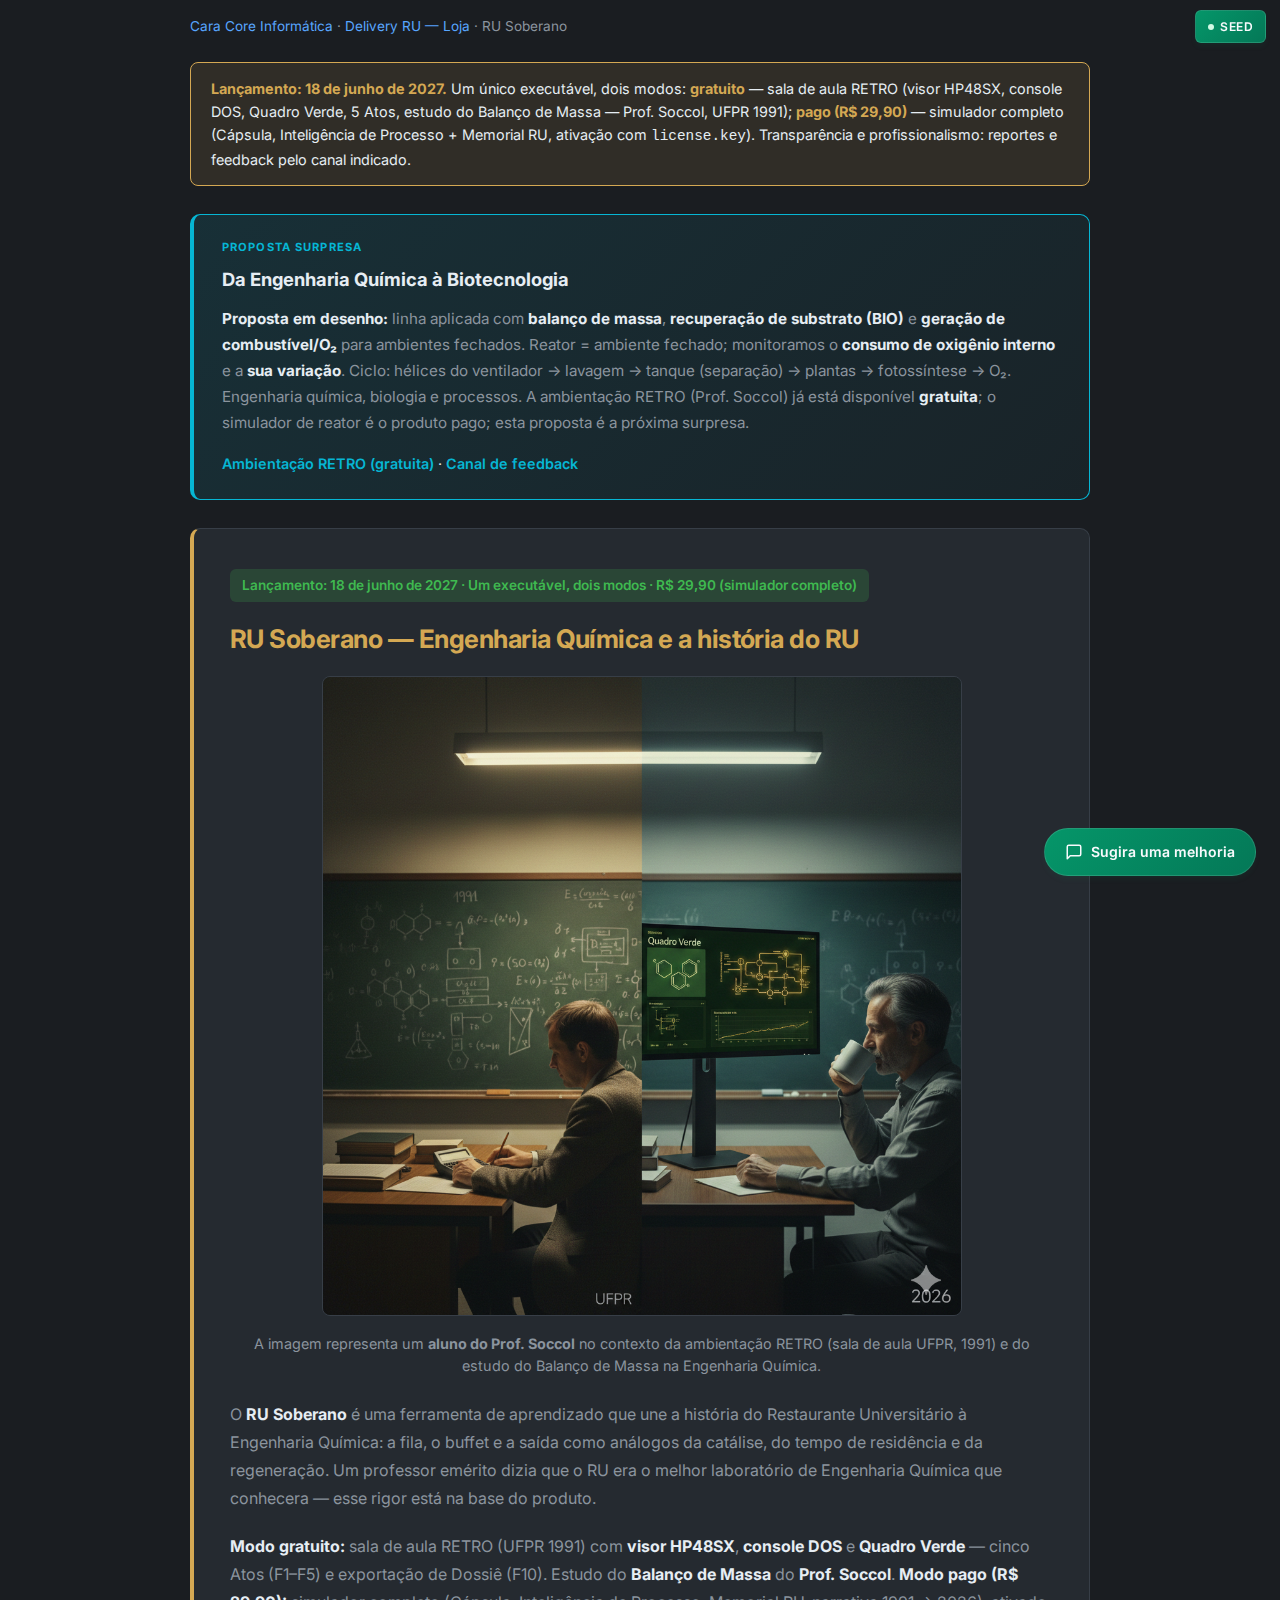
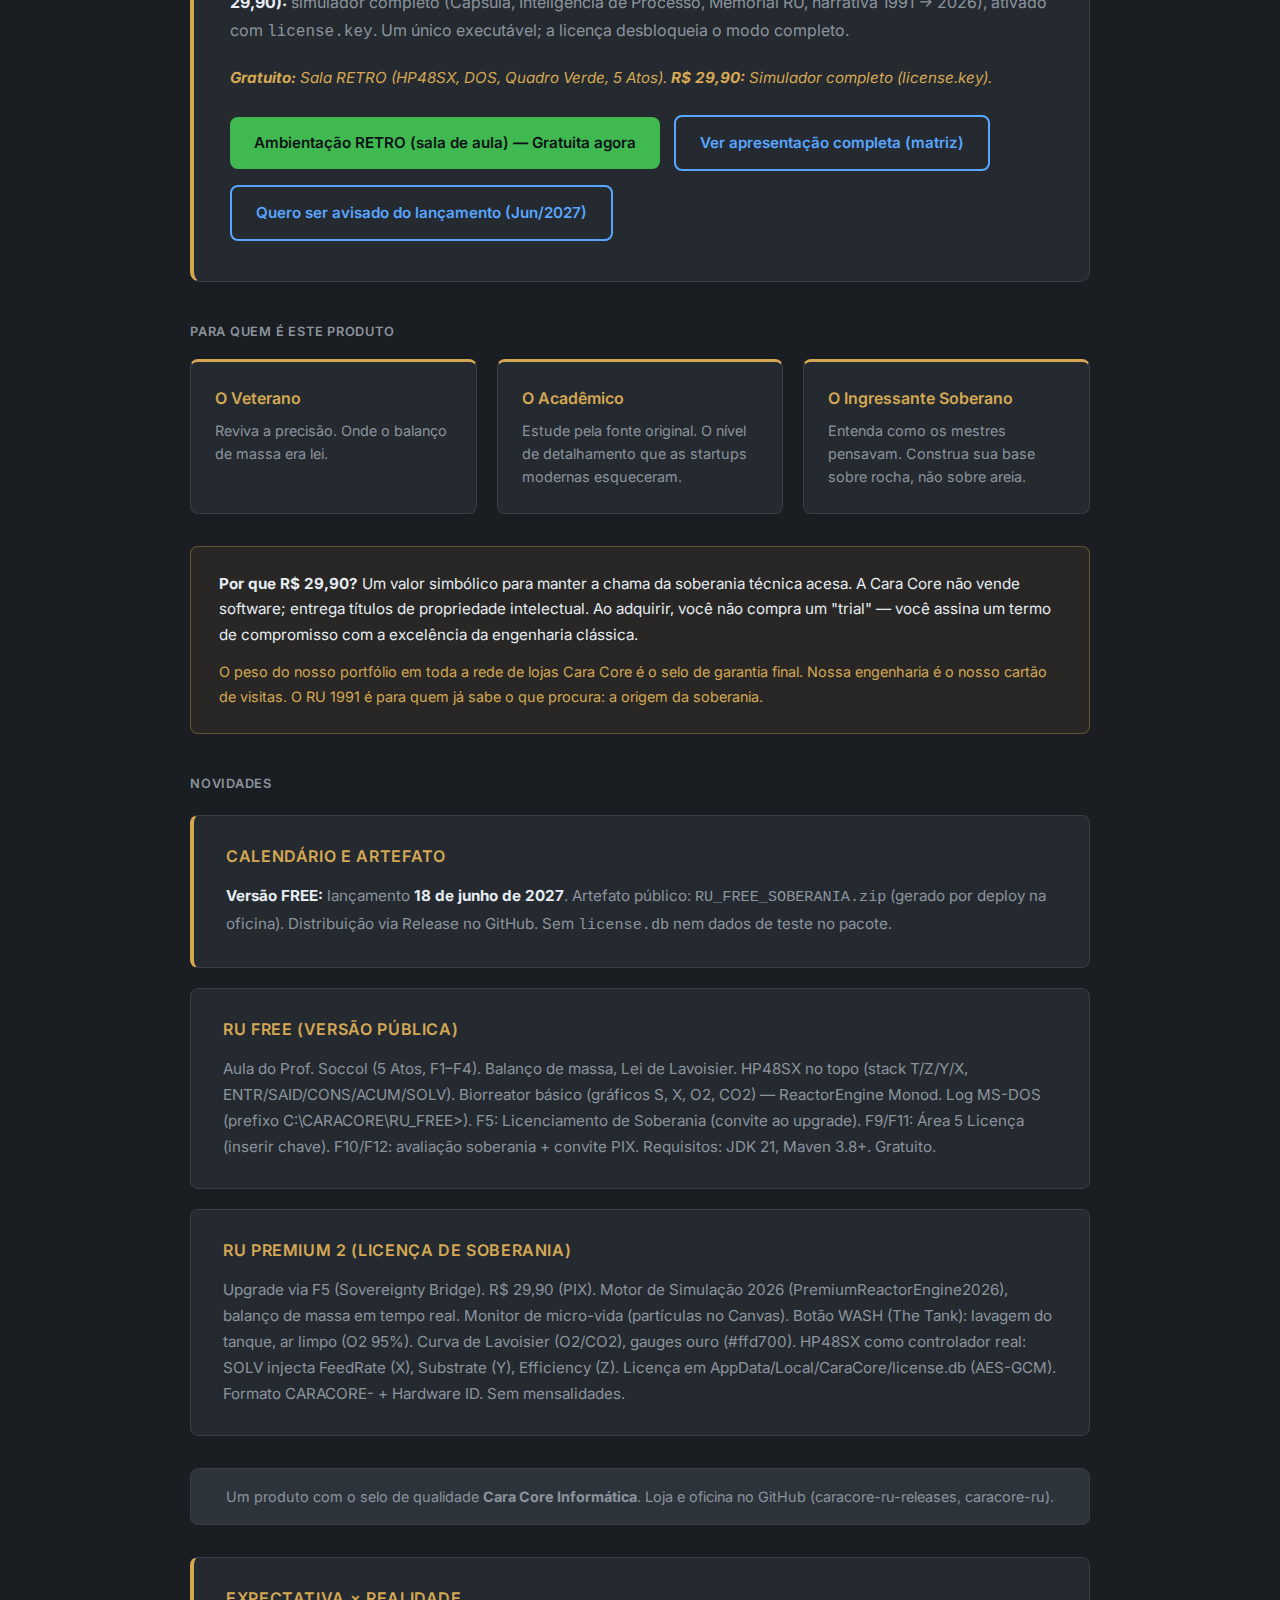
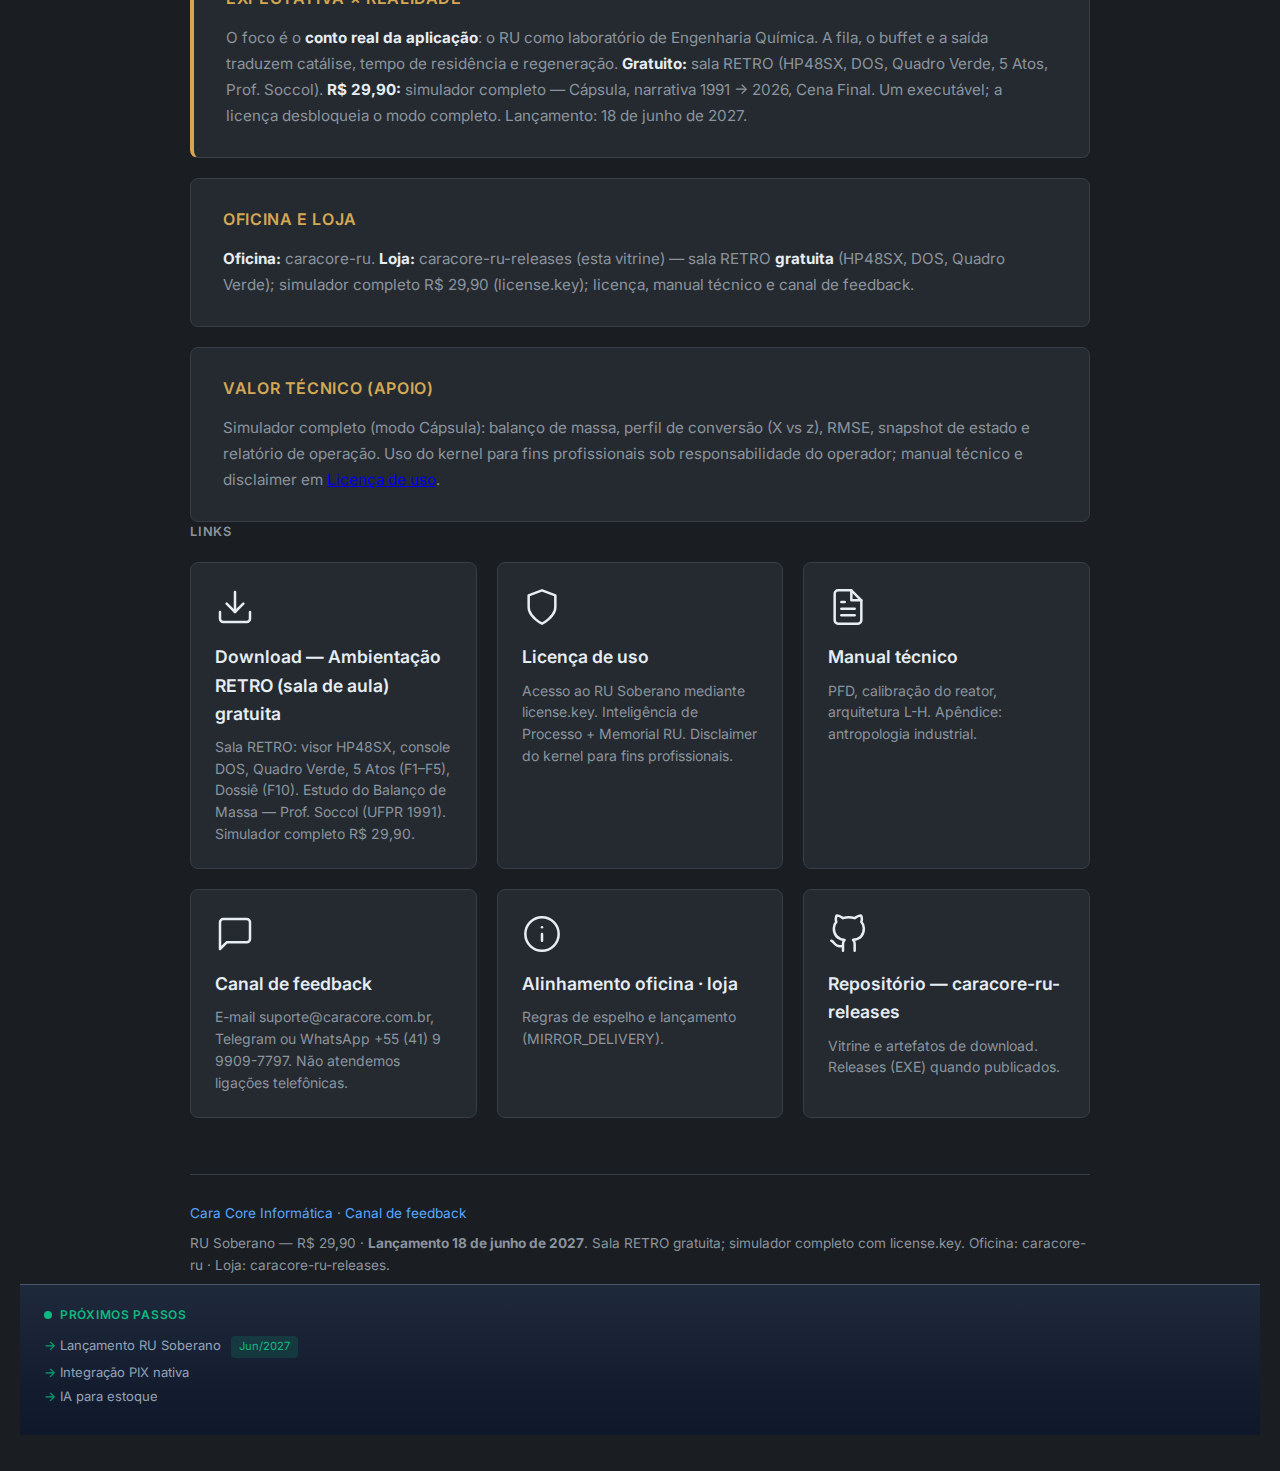
<file: docs/index.html>
<!DOCTYPE html>
<html lang="pt-BR">
<head>
    <meta charset="UTF-8">
    <meta name="viewport" content="width=device-width, initial-scale=1.0">
    <title>RU Soberano — Simulador de reator e ambientação RETRO | Cara Core Informática</title>
    <meta name="description" content="RU Soberano: disponível dia 18/Junho/2027; pronto na garagem. Ambientação RETRO gratuita; simulador de reator R$ 29,90. Balanço de Massa, Prof. Soccol.">
    <link rel="preconnect" href="https://fonts.googleapis.com">
    <link rel="preconnect" href="https://fonts.gstatic.com" crossorigin>
    <link href="https://fonts.googleapis.com/css2?family=Inter:wght@400;500;600;700&display=swap" rel="stylesheet">
    <link rel="stylesheet" href="assets/css/loja.css">
    <link rel="stylesheet" href="assets/evolution-status/evolution-status.css">
</head>
<body class="page-index">
    <div class="wrapper">
        <nav class="breadcrumb" aria-label="Navegação">
            <a href="index.html">Cara Core Informática</a>
            <span> · </span>
            <a href="index.html">Delivery RU — Loja</a>
            <span> · </span>
            <span>RU Soberano</span>
        </nav>

        <section class="aviso-evolucao" aria-label="Transparência sobre o produto">
            <p class="aviso-evolucao-texto"><strong>Lançamento: 18 de junho de 2027.</strong> Um único executável, dois modos: <strong>gratuito</strong> — sala de aula RETRO (visor HP48SX, console DOS, Quadro Verde, 5 Atos, estudo do Balanço de Massa — Prof. Soccol, UFPR 1991); <strong>pago (R$ 29,90)</strong> — simulador completo (Cápsula, Inteligência de Processo + Memorial RU, ativação com <code>license.key</code>). Transparência e profissionalismo: reportes e feedback pelo canal indicado.</p>
        </section>

        <section class="ru-biotec-banner" aria-label="Proposta surpresa: Biotecnologia">
            <p class="ru-biotec-label">Proposta surpresa</p>
            <h2 class="ru-biotec-title">Da Engenharia Química à Biotecnologia</h2>
            <p class="ru-biotec-body"><strong>Proposta em desenho:</strong> linha aplicada com <strong>balanço de massa</strong>, <strong>recuperação de substrato (BIO)</strong> e <strong>geração de combustível/O₂</strong> para ambientes fechados. Reator = ambiente fechado; monitoramos o <strong>consumo de oxigênio interno</strong> e a <strong>sua variação</strong>. Ciclo: hélices do ventilador → lavagem → tanque (separação) → plantas → fotossíntese → O₂. Engenharia química, biologia e processos. A ambientação RETRO (Prof. Soccol) já está disponível <strong>gratuita</strong>; o simulador de reator é o produto pago; esta proposta é a próxima surpresa.</p>
            <p class="ru-biotec-cta"><a href="download.html" class="ru-biotec-link">Ambientação RETRO (gratuita)</a> · <a href="canal-feedback.html" class="ru-biotec-link">Canal de feedback</a></p>
        </section>

        <section class="hero-cover" aria-label="Capa">
            <span class="launch-badge">Lançamento: 18 de junho de 2027 · Um executável, dois modos · R$ 29,90 (simulador completo)</span>
            <h1 class="hero-title">RU Soberano — Engenharia Química e a história do RU</h1>
            <figure class="hero-contexto-epoca" aria-label="Aluno do Prof. Soccol — ambientação RETRO, Balanço de Massa">
                <img src="assets/img/caracore_ru.png" alt="Aluno do Prof. Soccol na ambientação RETRO (UFPR 1991): estudo do Balanço de Massa na Engenharia Química." width="640" height="auto" />
                <figcaption class="hero-contexto-caption">A imagem representa um <strong>aluno do Prof. Soccol</strong> no contexto da ambientação RETRO (sala de aula UFPR, 1991) e do estudo do Balanço de Massa na Engenharia Química.</figcaption>
            </figure>
            <p class="hero-body">O <strong>RU Soberano</strong> é uma ferramenta de aprendizado que une a história do Restaurante Universitário à Engenharia Química: a fila, o buffet e a saída como análogos da catálise, do tempo de residência e da regeneração. Um professor emérito dizia que o RU era o melhor laboratório de Engenharia Química que conhecera — esse rigor está na base do produto.</p>
            <p class="hero-body"><strong>Modo gratuito:</strong> sala de aula RETRO (UFPR 1991) com <strong>visor HP48SX</strong>, <strong>console DOS</strong> e <strong>Quadro Verde</strong> — cinco Atos (F1–F5) e exportação de Dossiê (F10). Estudo do <strong>Balanço de Massa</strong> do <strong>Prof. Soccol</strong>. <strong>Modo pago (R$ 29,90):</strong> simulador completo (Cápsula, Inteligência de Processo, Memorial RU, narrativa 1991 → 2026), ativado com <code>license.key</code>. Um único executável; a licença desbloqueia o modo completo.</p>
            <p class="no-demo"><strong>Gratuito:</strong> Sala RETRO (HP48SX, DOS, Quadro Verde, 5 Atos). <strong>R$ 29,90:</strong> Simulador completo (license.key).</p>
            <div class="cta-buttons">
                <a href="download.html" class="cta-btn cta-btn-primary">Ambientação RETRO (sala de aula) — Gratuita agora</a>
                <a href="https://caracore.com.br/delivery/ru/" class="cta-btn cta-btn-secondary">Ver apresentação completa (matriz)</a>
                <a href="canal-feedback.html" class="cta-btn cta-btn-secondary">Quero ser avisado do lançamento (Jun/2027)</a>
            </div>
        </section>

        <p class="section-title">Para quem é este produto</p>
        <div class="segments">
            <div class="segment-card">
                <h3>O Veterano</h3>
                <p>Reviva a precisão. Onde o balanço de massa era lei.</p>
            </div>
            <div class="segment-card">
                <h3>O Acadêmico</h3>
                <p>Estude pela fonte original. O nível de detalhamento que as startups modernas esqueceram.</p>
            </div>
            <div class="segment-card">
                <h3>O Ingressante Soberano</h3>
                <p>Entenda como os mestres pensavam. Construa sua base sobre rocha, não sobre areia.</p>
            </div>
        </div>

        <div class="value-block">
            <p><strong>Por que R$ 29,90?</strong> Um valor simbólico para manter a chama da soberania técnica acesa. A Cara Core não vende software; entrega títulos de propriedade intelectual. Ao adquirir, você não compra um "trial" — você assina um termo de compromisso com a excelência da engenharia clássica.</p>
            <p class="price-note">O peso do nosso portfólio em toda a rede de lojas Cara Core é o selo de garantia final. Nossa engenharia é o nosso cartão de visitas. O RU 1991 é para quem já sabe o que procura: a origem da soberania.</p>
        </div>

        <p class="section-title">Novidades</p>
        <section class="methodology">
            <div class="card card-differential">
                <h2>Calendário e artefato</h2>
                <p><strong>Versão FREE:</strong> lançamento <strong>18 de junho de 2027</strong>. Artefato público: <code>RU_FREE_SOBERANIA.zip</code> (gerado por deploy na oficina). Distribuição via Release no GitHub. Sem <code>license.db</code> nem dados de teste no pacote.</p>
            </div>
            <div class="card">
                <h2>RU FREE (versão pública)</h2>
                <p>Aula do Prof. Soccol (5 Atos, F1–F4). Balanço de massa, Lei de Lavoisier. HP48SX no topo (stack T/Z/Y/X, ENTR/SAID/CONS/ACUM/SOLV). Biorreator básico (gráficos S, X, O2, CO2) — ReactorEngine Monod. Log MS-DOS (prefixo C:\CARACORE\RU_FREE&gt;). F5: Licenciamento de Soberania (convite ao upgrade). F9/F11: Área 5 Licença (inserir chave). F10/F12: avaliação soberania + convite PIX. Requisitos: JDK 21, Maven 3.8+. Gratuito.</p>
            </div>
            <div class="card">
                <h2>RU Premium 2 (Licença de Soberania)</h2>
                <p>Upgrade via F5 (Sovereignty Bridge). R$ 29,90 (PIX). Motor de Simulação 2026 (PremiumReactorEngine2026), balanço de massa em tempo real. Monitor de micro-vida (partículas no Canvas). Botão WASH (The Tank): lavagem do tanque, ar limpo (O2 95%). Curva de Lavoisier (O2/CO2), gauges ouro (#ffd700). HP48SX como controlador real: SOLV injecta FeedRate (X), Substrate (Y), Efficiency (Z). Licença em AppData/Local/CaraCore/license.db (AES-GCM). Formato CARACORE- + Hardware ID. Sem mensalidades.</p>
            </div>
        </section>

        <div class="credibility-banner">
            <p>Um produto com o selo de qualidade <strong>Cara Core Informática</strong>. Loja e oficina no GitHub (caracore-ru-releases, caracore-ru).</p>
        </div>

        <section class="methodology">
            <div class="card card-differential">
                <h2>Expectativa × realidade</h2>
                <p>O foco é o <strong>conto real da aplicação</strong>: o RU como laboratório de Engenharia Química. A fila, o buffet e a saída traduzem catálise, tempo de residência e regeneração. <strong>Gratuito:</strong> sala RETRO (HP48SX, DOS, Quadro Verde, 5 Atos, Prof. Soccol). <strong>R$ 29,90:</strong> simulador completo — Cápsula, narrativa 1991 → 2026, Cena Final. Um executável; a licença desbloqueia o modo completo. Lançamento: 18 de junho de 2027.</p>
            </div>
            <div class="card">
                <h2>Oficina e loja</h2>
                <p><strong>Oficina:</strong> caracore-ru. <strong>Loja:</strong> caracore-ru-releases (esta vitrine) — sala RETRO <strong>gratuita</strong> (HP48SX, DOS, Quadro Verde); simulador completo R$ 29,90 (license.key); licença, manual técnico e canal de feedback.</p>
            </div>
            <div class="card">
                <h2>Valor técnico (apoio)</h2>
                <p>Simulador completo (modo Cápsula): balanço de massa, perfil de conversão (X vs z), RMSE, snapshot de estado e relatório de operação. Uso do kernel para fins profissionais sob responsabilidade do operador; manual técnico e disclaimer em <a href="licenca-uso.html">Licença de uso</a>.</p>
            </div>
        </section>

        <p class="nav-section-title">Links</p>
        <div class="nav-grid">
            <a href="download.html" class="nav-card" title="Ambientação RETRO gratuita">
                <span class="icon"><svg viewBox="0 0 24 24" fill="none" stroke="currentColor" stroke-width="1.5" stroke-linecap="round" stroke-linejoin="round"><path d="M21 15v4a2 2 0 0 1-2 2H5a2 2 0 0 1-2-2v-4"/><polyline points="7 10 12 15 17 10"/><line x1="12" y1="15" x2="12" y2="3"/></svg></span>
                <h3>Download — Ambientação RETRO (sala de aula) gratuita</h3>
                <p>Sala RETRO: visor HP48SX, console DOS, Quadro Verde, 5 Atos (F1–F5), Dossiê (F10). Estudo do Balanço de Massa — Prof. Soccol (UFPR 1991). Simulador completo R$ 29,90.</p>
            </a>
            <a href="licenca-uso.html" class="nav-card" title="Licença e compromisso">
                <span class="icon"><svg viewBox="0 0 24 24" fill="none" stroke="currentColor" stroke-width="1.5" stroke-linecap="round" stroke-linejoin="round"><path d="M12 22s8-4 8-10V5l-8-3-8 3v7c0 6 8 10 8 10z"/></svg></span>
                <h3>Licença de uso</h3>
                <p>Acesso ao RU Soberano mediante license.key. Inteligência de Processo + Memorial RU. Disclaimer do kernel para fins profissionais.</p>
            </a>
            <a href="manual-tecnico.html" class="nav-card" title="Manual técnico">
                <span class="icon"><svg viewBox="0 0 24 24" fill="none" stroke="currentColor" stroke-width="1.5" stroke-linecap="round" stroke-linejoin="round"><path d="M14 2H6a2 2 0 0 0-2 2v16a2 2 0 0 0 2 2h12a2 2 0 0 0 2-2V8z"/><path d="M14 2v6h6"/><path d="M16 13H8"/><path d="M16 17H8"/><path d="M10 9H8"/></svg></span>
                <h3>Manual técnico</h3>
                <p>PFD, calibração do reator, arquitetura L-H. Apêndice: antropologia industrial.</p>
            </a>
            <a href="canal-feedback.html" class="nav-card" title="Suporte e feedback">
                <span class="icon"><svg viewBox="0 0 24 24" fill="none" stroke="currentColor" stroke-width="1.5" stroke-linecap="round" stroke-linejoin="round"><path d="M21 15a2 2 0 0 1-2 2H7l-4 4V5a2 2 0 0 1 2-2h14a2 2 0 0 1 2 2z"/></svg></span>
                <h3>Canal de feedback</h3>
                <p>E-mail suporte@caracore.com.br, Telegram ou WhatsApp +55 (41) 9 9909-7797. Não atendemos ligações telefônicas.</p>
            </a>
            <a href="MIRROR_DELIVERY.md" class="nav-card" title="Alinhamento oficina · loja">
                <span class="icon"><svg viewBox="0 0 24 24" fill="none" stroke="currentColor" stroke-width="1.5" stroke-linecap="round" stroke-linejoin="round"><circle cx="12" cy="12" r="10"/><path d="M12 16v-4"/><path d="M12 8h.01"/></svg></span>
                <h3>Alinhamento oficina · loja</h3>
                <p>Regras de espelho e lançamento (MIRROR_DELIVERY).</p>
            </a>
            <a href="https://github.com/chmulato/caracore-ru-releases" class="nav-card" target="_blank" rel="noopener" title="Repositório da loja">
                <span class="icon"><svg viewBox="0 0 24 24" fill="none" stroke="currentColor" stroke-width="1.5" stroke-linecap="round" stroke-linejoin="round"><path d="M9 19c-5 1.5-5-2.5-7-3m14 6v-3.87a3.37 3.37 0 0 0-.94-2.61c3.14-.35 6.44-1.54 6.44-7A5.44 5.44 0 0 0 20 4.77 5.07 5.07 0 0 0 19.91 1S18.73.65 16 2.48a13.38 13.38 0 0 0-7 0C6.27.65 5.09 1 5.09 1A5.07 5.07 0 0 0 5 4.77a5.44 5.44 0 0 0-1.5 3.78c0 5.42 3.3 6.61 6.44 7A3.37 3.37 0 0 0 9 18.13V22"/></svg></span>
                <h3>Repositório — caracore-ru-releases</h3>
                <p>Vitrine e artefatos de download. Releases (EXE) quando publicados.</p>
            </a>
        </div>

        <footer>
            <p><a href="index.html">Cara Core Informática</a> · <a href="canal-feedback.html">Canal de feedback</a></p>
            <p>RU Soberano — R$ 29,90 · <strong>Lançamento 18 de junho de 2027</strong>. Sala RETRO gratuita; simulador completo com license.key. Oficina: caracore-ru · Loja: caracore-ru-releases.</p>
        </footer>
    </div>
    <script src="assets/js/loja.js"></script>
    <div class="evo-beta-wrap" aria-hidden="true"><span class="evo-beta-badge" title="Versão de teste oficial">Seed<span class="evo-beta-tooltip">Esta é uma versão oficial de teste da Cara Core Informática para parceiros do Plano Premium+.</span></span></div>
    <footer class="evo-roadmap-footer" role="contentinfo"><p class="evo-roadmap-title">Próximos passos</p><ul class="evo-roadmap-list"><li>Lançamento RU Soberano <span class="evo-roadmap-tag">Jun/2027</span></li><li>Integração PIX nativa</li><li>IA para estoque</li></ul></footer>
    <div class="evo-feedback-fab"><a href="canal-feedback.html" class="evo-feedback-btn" aria-label="Canal de feedback"><svg xmlns="http://www.w3.org/2000/svg" viewBox="0 0 24 24" fill="none" stroke="currentColor" stroke-width="2" stroke-linecap="round" stroke-linejoin="round"><path d="M21 15a2 2 0 0 1-2 2H7l-4 4V5a2 2 0 0 1 2-2h14a2 2 0 0 1 2 2z"/></svg> Sugira uma melhoria</a></div>
</body>
</html>
</file>
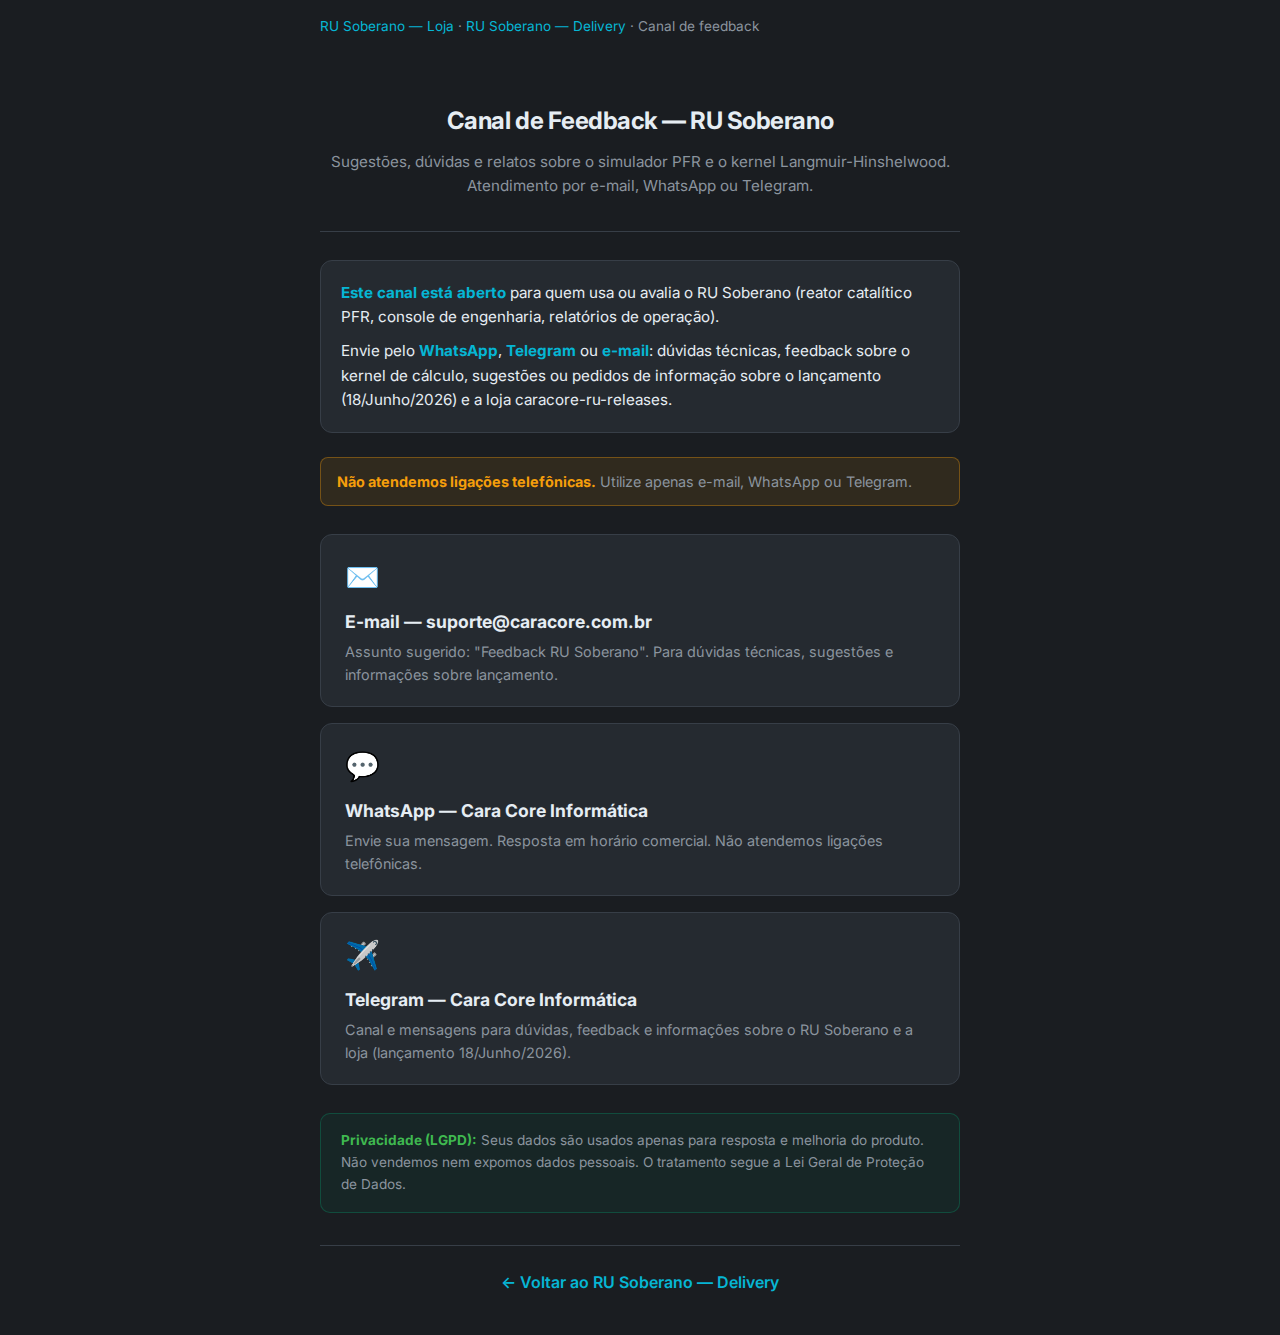
<file: docs/canal-feedback.html>
<!DOCTYPE html>
<html lang="pt-BR">
<head>
    <meta charset="UTF-8">
    <meta name="viewport" content="width=device-width, initial-scale=1.0">
    <title>Canal de Feedback — RU Soberano | Cara Core Informática</title>
    <meta name="description" content="Suporte e feedback do RU Soberano: e-mail, WhatsApp e Telegram. Não atendemos ligações telefônicas.">
    <link rel="icon" href="favicon.ico" type="image/x-icon">
    <link rel="preconnect" href="https://fonts.googleapis.com">
    <link rel="preconnect" href="https://fonts.gstatic.com" crossorigin>
    <link href="https://fonts.googleapis.com/css2?family=Inter:wght@400;500;600;700&display=swap" rel="stylesheet">
    <link rel="stylesheet" href="assets/css/ru.css">
</head>
<body class="page-feedback">
    <div class="wrapper">
        <nav class="breadcrumb" aria-label="Navegação">
            <a href="index.html">RU Soberano — Loja</a>
            <span> · </span>
            <a href="index.html">RU Soberano — Delivery</a>
            <span> · </span>
            <span>Canal de feedback</span>
        </nav>
        <header>
            <h1>Canal de Feedback — RU Soberano</h1>
            <p class="subtitle">Sugestões, dúvidas e relatos sobre o simulador PFR e o kernel Langmuir-Hinshelwood. Atendimento por e-mail, WhatsApp ou Telegram.</p>
        </header>
        <section class="intro">
            <p><strong>Este canal está aberto</strong> para quem usa ou avalia o RU Soberano (reator catalítico PFR, console de engenharia, relatórios de operação).</p>
            <p>Envie pelo <strong>WhatsApp</strong>, <strong>Telegram</strong> ou <strong>e-mail</strong>: dúvidas técnicas, feedback sobre o kernel de cálculo, sugestões ou pedidos de informação sobre o lançamento (18/Junho/2026) e a loja caracore-ru-releases.</p>
        </section>
        <div class="no-phone">
            <strong>Não atendemos ligações telefônicas.</strong> Utilize apenas e-mail, WhatsApp ou Telegram.
        </div>
        <section class="channels">
            <div class="channel-card email" role="text">
                <div class="icon">✉️</div>
                <div class="title">E-mail — suporte@caracore.com.br</div>
                <div class="desc">Assunto sugerido: &quot;Feedback RU Soberano&quot;. Para dúvidas técnicas, sugestões e informações sobre lançamento.</div>
            </div>
            <div class="channel-card whatsapp" role="text">
                <div class="icon">💬</div>
                <div class="title">WhatsApp — Cara Core Informática</div>
                <div class="desc">Envie sua mensagem. Resposta em horário comercial. Não atendemos ligações telefônicas.</div>
            </div>
            <div class="channel-card telegram" role="text">
                <div class="icon">✈️</div>
                <div class="title">Telegram — Cara Core Informática</div>
                <div class="desc">Canal e mensagens para dúvidas, feedback e informações sobre o RU Soberano e a loja (lançamento 18/Junho/2026).</div>
            </div>
        </section>
        <div class="lgpd">
            <strong>Privacidade (LGPD):</strong> Seus dados são usados apenas para resposta e melhoria do produto. Não vendemos nem expomos dados pessoais. O tratamento segue a Lei Geral de Proteção de Dados.
        </div>
        <nav class="back">
            <a href="index.html">← Voltar ao RU Soberano — Delivery</a>
        </nav>
    </div>
    <script src="assets/js/ru.js"></script>
</body>
</html>
</file>
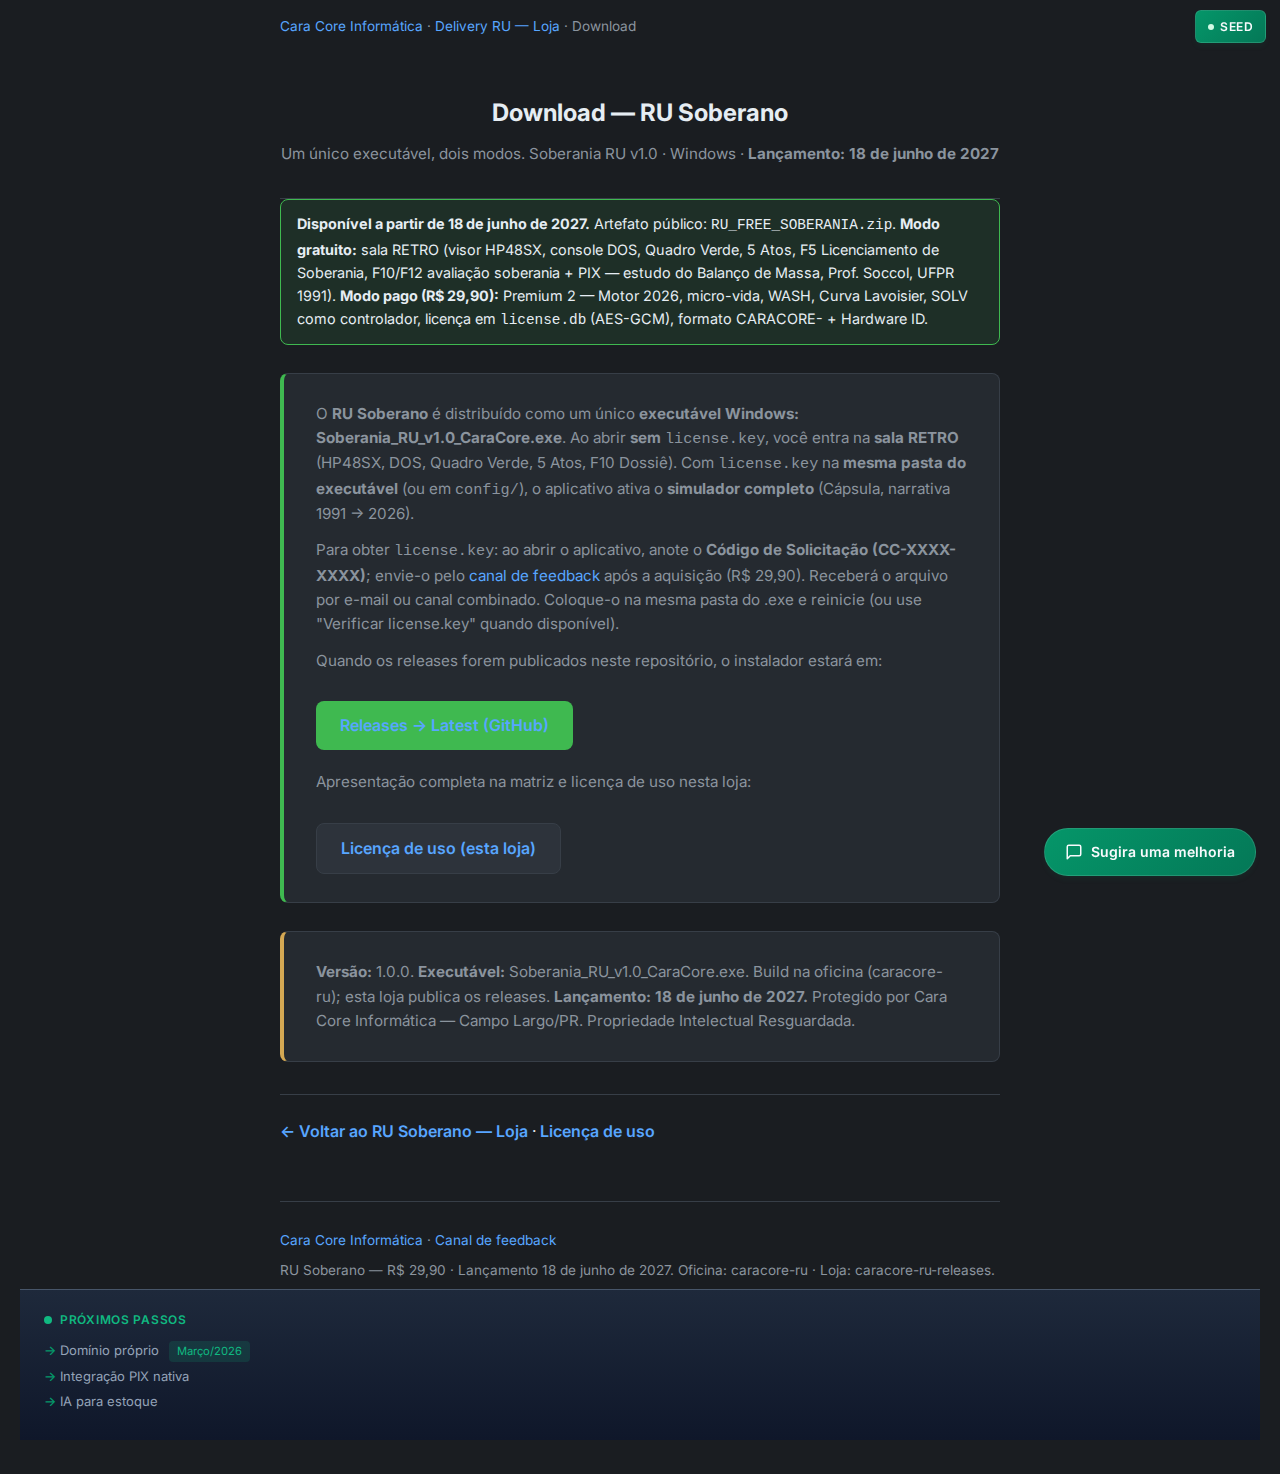
<file: docs/download.html>
<!DOCTYPE html>
<html lang="pt-BR">
<head>
    <meta charset="UTF-8">
    <meta name="viewport" content="width=device-width, initial-scale=1.0">
    <title>Download — RU Soberano | Cara Core Informática</title>
    <meta name="description" content="RU Soberano: disponível dia 18/Junho/2027; pronto na garagem. Ambientação RETRO gratuita; simulador de reator R$ 29,90. Soberania RU v1.0 — Windows.">
    <link rel="preconnect" href="https://fonts.googleapis.com">
    <link rel="preconnect" href="https://fonts.gstatic.com" crossorigin>
    <link href="https://fonts.googleapis.com/css2?family=Inter:wght@400;500;600;700&display=swap" rel="stylesheet">
    <link rel="stylesheet" href="assets/css/loja.css">
    <link rel="stylesheet" href="assets/evolution-status/evolution-status.css">
</head>
<body class="page-download">
    <div class="wrapper">
        <nav class="breadcrumb" aria-label="Navegação">
            <a href="index.html">Cara Core Informática</a>
            <span> · </span>
            <a href="index.html">Delivery RU — Loja</a>
            <span> · </span>
            <span>Download</span>
        </nav>

        <header>
            <h1>Download — RU Soberano</h1>
            <p>Um único executável, dois modos. Soberania RU v1.0 · Windows · <strong>Lançamento: 18 de junho de 2027</strong></p>
        </header>

        <p class="launch-notice"><strong>Disponível a partir de 18 de junho de 2027.</strong> Artefato público: <code>RU_FREE_SOBERANIA.zip</code>. <strong>Modo gratuito:</strong> sala RETRO (visor HP48SX, console DOS, Quadro Verde, 5 Atos, F5 Licenciamento de Soberania, F10/F12 avaliação soberania + PIX — estudo do Balanço de Massa, Prof. Soccol, UFPR 1991). <strong>Modo pago (R$ 29,90):</strong> Premium 2 — Motor 2026, micro-vida, WASH, Curva Lavoisier, SOLV como controlador, licença em <code>license.db</code> (AES-GCM), formato CARACORE- + Hardware ID.</p>

        <section class="card">
            <p>O <strong>RU Soberano</strong> é distribuído como um único <strong>executável Windows: Soberania_RU_v1.0_CaraCore.exe</strong>. Ao abrir <strong>sem</strong> <code>license.key</code>, você entra na <strong>sala RETRO</strong> (HP48SX, DOS, Quadro Verde, 5 Atos, F10 Dossiê). Com <code>license.key</code> na <strong>mesma pasta do executável</strong> (ou em <code>config/</code>), o aplicativo ativa o <strong>simulador completo</strong> (Cápsula, narrativa 1991 → 2026).</p>
            <p>Para obter <code>license.key</code>: ao abrir o aplicativo, anote o <strong>Código de Solicitação (CC-XXXX-XXXX)</strong>; envie-o pelo <a href="canal-feedback.html">canal de feedback</a> após a aquisição (R$ 29,90). Receberá o arquivo por e-mail ou canal combinado. Coloque-o na mesma pasta do .exe e reinicie (ou use "Verificar license.key" quando disponível).</p>
            <p>Quando os releases forem publicados neste repositório, o instalador estará em:</p>
            <a href="https://github.com/chmulato/caracore-ru-releases/releases/latest" class="btn-release" target="_blank" rel="noopener">Releases → Latest (GitHub)</a>
            <p class="card-mt">Apresentação completa na matriz e licença de uso nesta loja:</p>
            <a href="licenca-uso.html" class="btn-release secondary">Licença de uso (esta loja)</a>
        </section>

        <section class="card card-gold">
            <p><strong>Versão:</strong> 1.0.0. <strong>Executável:</strong> Soberania_RU_v1.0_CaraCore.exe. Build na oficina (caracore-ru); esta loja publica os releases. <strong>Lançamento: 18 de junho de 2027.</strong> Protegido por Cara Core Informática — Campo Largo/PR. Propriedade Intelectual Resguardada.</p>
        </section>

        <nav class="back">
            <a href="index.html">← Voltar ao RU Soberano — Loja</a> · <a href="licenca-uso.html">Licença de uso</a>
        </nav>
        <footer class="page-footer">
            <p><a href="index.html">Cara Core Informática</a> · <a href="canal-feedback.html">Canal de feedback</a></p>
            <p>RU Soberano — R$ 29,90 · Lançamento 18 de junho de 2027. Oficina: caracore-ru · Loja: caracore-ru-releases.</p>
        </footer>
    </div>
    <script src="assets/js/loja.js"></script>
    <div class="evo-beta-wrap" aria-hidden="true"><span class="evo-beta-badge" title="Versão de teste oficial">Seed<span class="evo-beta-tooltip">Esta é uma versão oficial de teste da Cara Core Informática para parceiros do Plano Premium+.</span></span></div>
    <footer class="evo-roadmap-footer" role="contentinfo"><p class="evo-roadmap-title">Próximos passos</p><ul class="evo-roadmap-list"><li>Domínio próprio <span class="evo-roadmap-tag">Março/2026</span></li><li>Integração PIX nativa</li><li>IA para estoque</li></ul></footer>
    <div class="evo-feedback-fab"><a href="canal-feedback.html" class="evo-feedback-btn" aria-label="Canal de feedback"><svg xmlns="http://www.w3.org/2000/svg" viewBox="0 0 24 24" fill="none" stroke="currentColor" stroke-width="2" stroke-linecap="round" stroke-linejoin="round"><path d="M21 15a2 2 0 0 1-2 2H7l-4 4V5a2 2 0 0 1 2-2h14a2 2 0 0 1 2 2z"/></svg> Sugira uma melhoria</a></div>
</body>
</html>
</file>
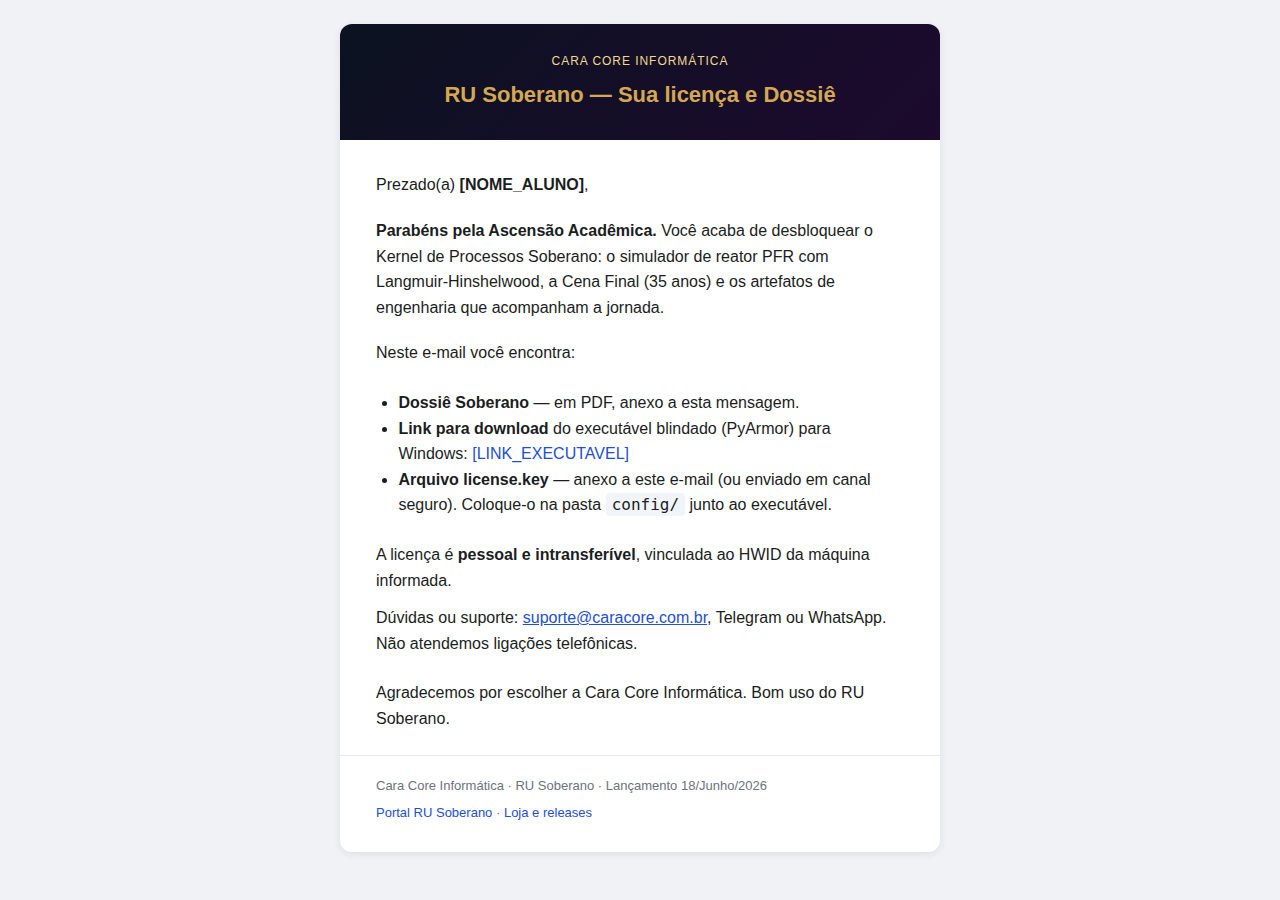
<file: docs/email_pos_venda.html>
<!DOCTYPE html>
<html lang="pt-BR">
<head>
    <meta charset="UTF-8">
    <meta name="viewport" content="width=device-width, initial-scale=1.0">
    <title>RU Soberano — Entrega de licença e Dossiê</title>
    <link rel="stylesheet" href="assets/css/ru.css">
</head>
<body style="margin:0; padding:0; font-family: 'Segoe UI', Inter, -apple-system, BlinkMacSystemFont, Roboto, sans-serif; font-size: 16px; line-height: 1.6; color: #1a1d21; background: #f0f2f5;">
    <table role="presentation" width="100%" cellspacing="0" cellpadding="0" style="background: #f0f2f5; padding: 24px 16px;">
        <tr>
            <td align="center">
                <table role="presentation" width="600" cellspacing="0" cellpadding="0" style="max-width: 600px; background: #ffffff; border-radius: 12px; overflow: hidden; box-shadow: 0 2px 8px rgba(0,0,0,0.08);">
                    <!-- Cabeçalho -->
                    <tr>
                        <td style="background: linear-gradient(135deg, #0b1220 0%, #1d0a2e 100%); padding: 28px 32px; text-align: center;">
                            <p style="margin: 0 0 6px 0; font-size: 12px; letter-spacing: 0.08em; text-transform: uppercase; color: #f0d890;">Cara Core Informática</p>
                            <h1 style="margin: 0; font-size: 22px; font-weight: 700; color: #d4a853;">RU Soberano — Sua licença e Dossiê</h1>
                        </td>
                    </tr>
                    <!-- Corpo -->
                    <tr>
                        <td style="padding: 32px 36px 24px;">
                            <p style="margin: 0 0 20px 0;">Prezado(a) <strong>[NOME_ALUNO]</strong>,</p>
                            <p style="margin: 0 0 20px 0;"><strong>Parabéns pela Ascensão Acadêmica.</strong> Você acaba de desbloquear o Kernel de Processos Soberano: o simulador de reator PFR com Langmuir-Hinshelwood, a Cena Final (35 anos) e os artefatos de engenharia que acompanham a jornada.</p>
                            <p style="margin: 0 0 24px 0;">Neste e-mail você encontra:</p>
                            <ul style="margin: 0 0 24px 0; padding-left: 1.4em;">
                                <li><strong>Dossiê Soberano</strong> — em PDF, anexo a esta mensagem.</li>
                                <li><strong>Link para download</strong> do executável blindado (PyArmor) para Windows: <a href="[LINK_EXECUTAVEL]" style="color: #1d4ed8; text-decoration: none;">[LINK_EXECUTAVEL]</a></li>
                                <li><strong>Arquivo license.key</strong> — anexo a este e-mail (ou enviado em canal seguro). Coloque-o na pasta <code style="background: #f1f5f9; padding: 2px 6px; border-radius: 4px;">config/</code> junto ao executável.</li>
                            </ul>
                            <p style="margin: 0 0 12px 0;">A licença é <strong>pessoal e intransferível</strong>, vinculada ao HWID da máquina informada.</p>
                            <p style="margin: 0 0 24px 0;">Dúvidas ou suporte: <a href="mailto:suporte@caracore.com.br" style="color: #1d4ed8;">suporte@caracore.com.br</a>, Telegram ou WhatsApp. Não atendemos ligações telefônicas.</p>
                            <p style="margin: 0;">Agradecemos por escolher a Cara Core Informática. Bom uso do RU Soberano.</p>
                        </td>
                    </tr>
                    <!-- Rodapé -->
                    <tr>
                        <td style="padding: 20px 36px 28px; border-top: 1px solid #e5e7eb; font-size: 13px; color: #6b7280;">
                            <p style="margin: 0;">Cara Core Informática · RU Soberano · Lançamento 18/Junho/2026</p>
                            <p style="margin: 6px 0 0 0;"><a href="https://caracore.com.br/delivery/ru/" style="color: #1d4ed8; text-decoration: none;">Portal RU Soberano</a> · <a href="https://caracore.com.br/delivery/ru/" style="color: #1d4ed8; text-decoration: none;">Loja e releases</a></p>
                        </td>
                    </tr>
                </table>
            </td>
        </tr>
    </table>
    <script src="assets/js/ru.js"></script>
</body>
</html>
</file>
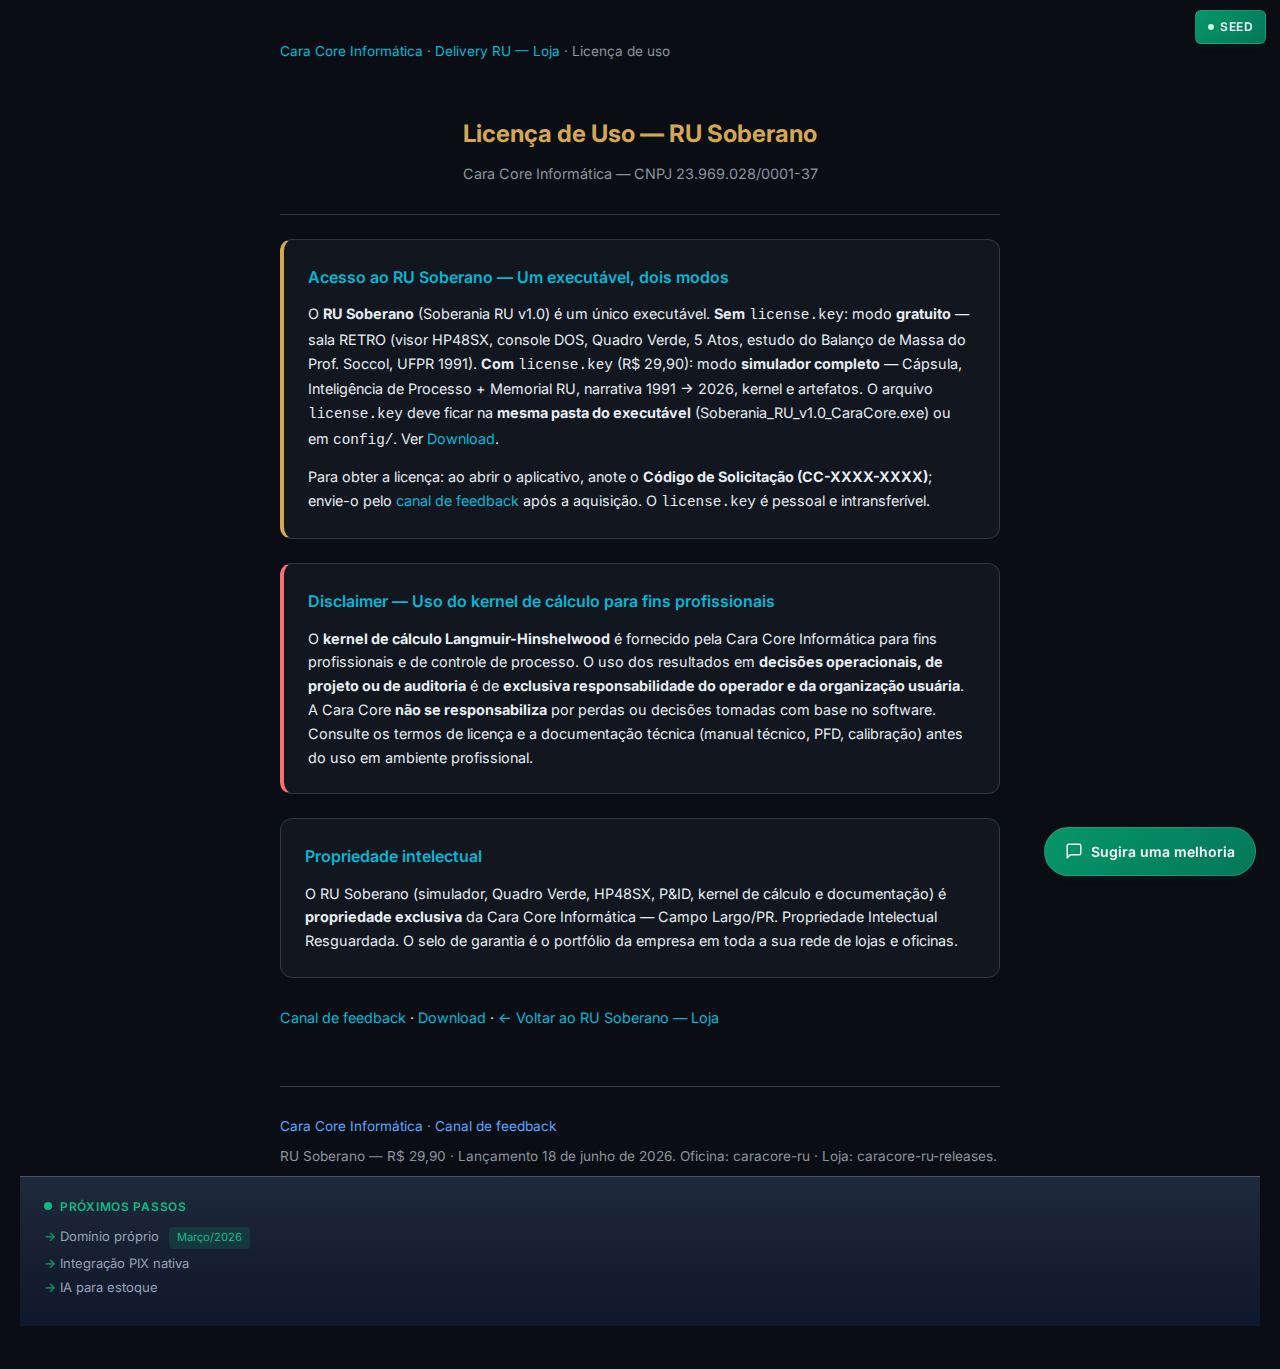
<file: docs/licenca-uso.html>
<!DOCTYPE html>
<html lang="pt-BR">
<head>
    <meta charset="UTF-8">
    <meta name="viewport" content="width=device-width, initial-scale=1.0">
    <title>Licença de Uso — RU Soberano | Cara Core Informática</title>
    <meta name="description" content="Simulador de reator RU Soberano — jornada completa R$ 29,90. Ambientação RETRO (sala de aula) gratuita. Disclaimer do kernel para fins profissionais. Cara Core Informática.">
    <link rel="icon" href="favicon.ico" type="image/x-icon">
    <link rel="preconnect" href="https://fonts.googleapis.com">
    <link rel="preconnect" href="https://fonts.gstatic.com" crossorigin>
    <link href="https://fonts.googleapis.com/css2?family=Inter:wght@400;500;600;700&display=swap" rel="stylesheet">
    <link rel="stylesheet" href="assets/css/loja.css">
    <link rel="stylesheet" href="assets/evolution-status/evolution-status.css">
</head>
<body class="page-licenca">
    <div class="wrapper">
        <nav class="breadcrumb" aria-label="Navegação">
            <a href="index.html">Cara Core Informática</a>
            <span> · </span>
            <a href="index.html">Delivery RU — Loja</a>
            <span> · </span>
            <span>Licença de uso</span>
        </nav>
        <header>
            <h1>Licença de Uso — RU Soberano</h1>
            <p>Cara Core Informática — CNPJ 23.969.028/0001-37</p>
        </header>

        <div class="block sovereign">
            <h2>Acesso ao RU Soberano — Um executável, dois modos</h2>
            <p>O <strong>RU Soberano</strong> (Soberania RU v1.0) é um único executável. <strong>Sem</strong> <code>license.key</code>: modo <strong>gratuito</strong> — sala RETRO (visor HP48SX, console DOS, Quadro Verde, 5 Atos, estudo do Balanço de Massa do Prof. Soccol, UFPR 1991). <strong>Com</strong> <code>license.key</code> (R$ 29,90): modo <strong>simulador completo</strong> — Cápsula, Inteligência de Processo + Memorial RU, narrativa 1991 → 2026, kernel e artefatos. O arquivo <code>license.key</code> deve ficar na <strong>mesma pasta do executável</strong> (Soberania_RU_v1.0_CaraCore.exe) ou em <code>config/</code>. Ver <a href="download.html">Download</a>.</p>
            <p>Para obter a licença: ao abrir o aplicativo, anote o <strong>Código de Solicitação (CC-XXXX-XXXX)</strong>; envie-o pelo <a href="canal-feedback.html">canal de feedback</a> após a aquisição. O <code>license.key</code> é pessoal e intransferível.</p>
        </div>

        <div class="block disclaimer">
            <h2>Disclaimer — Uso do kernel de cálculo para fins profissionais</h2>
            <p>O <strong>kernel de cálculo Langmuir-Hinshelwood</strong> é fornecido pela Cara Core Informática para fins profissionais e de controle de processo. O uso dos resultados em <strong>decisões operacionais, de projeto ou de auditoria</strong> é de <strong>exclusiva responsabilidade do operador e da organização usuária</strong>. A Cara Core <strong>não se responsabiliza</strong> por perdas ou decisões tomadas com base no software. Consulte os termos de licença e a documentação técnica (manual técnico, PFD, calibração) antes do uso em ambiente profissional.</p>
        </div>

        <div class="block">
            <h2>Propriedade intelectual</h2>
            <p>O RU Soberano (simulador, Quadro Verde, HP48SX, P&ID, kernel de cálculo e documentação) é <strong>propriedade exclusiva</strong> da Cara Core Informática — Campo Largo/PR. Propriedade Intelectual Resguardada. O selo de garantia é o portfólio da empresa em toda a sua rede de lojas e oficinas.</p>
        </div>

        <p class="nav-links">
            <a href="canal-feedback.html">Canal de feedback</a> · <a href="download.html">Download</a> · <a href="index.html">← Voltar ao RU Soberano — Loja</a>
        </p>
        <footer class="page-footer">
            <p><a href="index.html">Cara Core Informática</a> · <a href="canal-feedback.html">Canal de feedback</a></p>
            <p>RU Soberano — R$ 29,90 · Lançamento 18 de junho de 2026. Oficina: caracore-ru · Loja: caracore-ru-releases.</p>
        </footer>
    </div>
    <script src="assets/js/loja.js"></script>
    <div class="evo-beta-wrap" aria-hidden="true"><span class="evo-beta-badge" title="Versão de teste oficial">Seed<span class="evo-beta-tooltip">Esta é uma versão oficial de teste da Cara Core Informática para parceiros do Plano Premium+.</span></span></div>
    <footer class="evo-roadmap-footer" role="contentinfo"><p class="evo-roadmap-title">Próximos passos</p><ul class="evo-roadmap-list"><li>Domínio próprio <span class="evo-roadmap-tag">Março/2026</span></li><li>Integração PIX nativa</li><li>IA para estoque</li></ul></footer>
    <div class="evo-feedback-fab"><a href="canal-feedback.html" class="evo-feedback-btn" aria-label="Canal de feedback"><svg xmlns="http://www.w3.org/2000/svg" viewBox="0 0 24 24" fill="none" stroke="currentColor" stroke-width="2" stroke-linecap="round" stroke-linejoin="round"><path d="M21 15a2 2 0 0 1-2 2H7l-4 4V5a2 2 0 0 1 2-2h14a2 2 0 0 1 2 2z"/></svg> Sugira uma melhoria</a></div>
</body>
</html>
</file>
<file: docs/assets/css/loja.css>
/* Loja Cara Core RU — assets compartilhados */
/* Todas as páginas utilizam: assets/css, assets/js, assets/img */

:root {
    --bg-dark: #1a1d21;
    --bg-card: #252a30;
    --bg-elevated: #2d333b;
    --text-primary: #e6edf3;
    --text-secondary: #8b949e;
    --accent-blue: #58a6ff;
    --accent-green: #3fb950;
    --accent-gold: #d4a853;
    --accent-cyan: #06b6d4;
    --border: #373e47;
    --font-main: 'Inter', -apple-system, BlinkMacSystemFont, 'Segoe UI', Roboto, Helvetica, sans-serif;
    /* Licença / disclaimer */
    --red: #f87171;
    /* Canal feedback */
    --whatsapp: #25d366;
    --telegram: #0088cc;
    /* Manual técnico */
    --manual-bg: #0b1220;
    --manual-surface: #121212;
    --manual-muted: #94a3b8;
    --manual-accent: #0d9488;
    --manual-accent2: #2dd4bf;
}

* { margin: 0; padding: 0; box-sizing: border-box; }

body {
    font-family: var(--font-main);
    line-height: 1.6;
    color: var(--text-primary);
    background: var(--bg-dark);
    min-height: 100vh;
    padding: 0 20px 40px;
}

/* Logo / marca da loja */
.loja-logo { display: block; max-height: 48px; width: auto; margin-bottom: 16px; }
.loja-logo-inline { height: 28px; width: auto; vertical-align: middle; margin-right: 8px; }

/* Breadcrumb */
.breadcrumb { font-size: 0.85rem; margin-bottom: 24px; padding-top: 16px; }
.breadcrumb a { color: var(--accent-blue); text-decoration: none; }
.breadcrumb a:hover { text-decoration: underline; }
.breadcrumb span { color: var(--text-secondary); }
body.page-download .breadcrumb { margin-bottom: 16px; }
body.page-canal .breadcrumb a { color: var(--accent-cyan); }
body.page-licenca .breadcrumb a { color: var(--accent-cyan); }
body.page-licenca .breadcrumb span { color: var(--text-secondary); }

/* Wrapper */
.wrapper { max-width: 900px; margin: 0 auto; }
body.page-download .wrapper { max-width: 720px; }
body.page-licenca .wrapper { max-width: 720px; }
body.page-canal .wrapper { max-width: 640px; }

/* ========== Index ========== */
.hero-cover { background: var(--bg-card); border: 1px solid var(--border); border-radius: 10px; padding: 40px 36px; margin-bottom: 32px; border-left: 4px solid var(--accent-gold); }
.hero-cover .hero-title { font-size: 1.6rem; font-weight: 700; color: var(--accent-gold); margin-bottom: 16px; line-height: 1.3; letter-spacing: -0.02em; }
.hero-cover .hero-body { font-size: 1rem; color: var(--text-secondary); line-height: 1.75; margin-bottom: 20px; }
.hero-cover .hero-body strong { color: var(--text-primary); }
.hero-cover .no-demo { font-size: 0.95rem; color: var(--accent-gold); font-style: italic; margin-top: 16px; }
.hero-cover .hero-contexto-epoca { margin: 20px 0 24px; text-align: center; }
.hero-cover .hero-contexto-epoca img { max-width: 100%; height: auto; border-radius: 8px; border: 1px solid var(--border); }
.hero-cover .hero-contexto-caption { font-size: 0.9rem; color: var(--text-secondary); margin-top: 10px; line-height: 1.5; }
.launch-badge { display: inline-block; background: rgba(63, 185, 80, 0.2); color: var(--accent-green); padding: 6px 12px; border-radius: 6px; font-size: 0.85rem; font-weight: 600; margin-bottom: 20px; }
.cta-buttons { display: flex; flex-wrap: wrap; gap: 14px; align-items: center; margin-top: 24px; }
.cta-btn { display: inline-block; padding: 14px 24px; border-radius: 8px; font-weight: 600; font-size: 0.95rem; text-decoration: none; transition: opacity 0.2s, background 0.2s; }
.cta-btn-primary { background: var(--accent-green); color: #0d1117; border: none; }
.cta-btn-primary:hover { opacity: 0.95; filter: brightness(1.08); }
.cta-btn-secondary { background: transparent; color: var(--accent-blue); border: 2px solid var(--accent-blue); }
.cta-btn-secondary:hover { background: rgba(88, 166, 255, 0.12); }
.section-title { font-size: 0.8rem; font-weight: 600; text-transform: uppercase; letter-spacing: 0.06em; color: var(--text-secondary); margin: 40px 0 16px; }
.segments { display: grid; grid-template-columns: repeat(auto-fit, minmax(260px, 1fr)); gap: 20px; margin-bottom: 32px; }
.segment-card { background: var(--bg-card); border: 1px solid var(--border); border-radius: 8px; padding: 24px; border-top: 3px solid var(--accent-gold); }
.segment-card h3 { font-size: 1rem; font-weight: 600; color: var(--accent-gold); margin-bottom: 8px; }
.segment-card p { font-size: 0.9rem; color: var(--text-secondary); line-height: 1.6; }
.value-block { background: rgba(212, 168, 83, 0.08); border: 1px solid rgba(212, 168, 83, 0.35); border-radius: 8px; padding: 24px 28px; margin: 32px 0; }
.value-block p { font-size: 0.95rem; color: var(--text-primary); line-height: 1.7; }
.value-block .price-note { font-size: 0.9rem; color: var(--accent-gold); margin-top: 12px; }
.credibility-banner { background: var(--bg-elevated); border: 1px solid var(--border); border-radius: 8px; padding: 16px 20px; margin: 32px 0; text-align: center; }
.credibility-banner p { font-size: 0.9rem; color: var(--text-secondary); margin: 0; }
.credibility-banner a { color: var(--accent-blue); text-decoration: none; font-weight: 600; }
.credibility-banner a:hover { text-decoration: underline; }
.aviso-evolucao { background: rgba(212, 168, 83, 0.12); border: 1px solid var(--accent-gold); border-radius: 8px; padding: 14px 20px; margin-bottom: 28px; }
.aviso-evolucao-texto { font-size: 0.9rem; color: var(--text-primary); line-height: 1.6; margin: 0; }
.aviso-evolucao-texto strong { color: var(--accent-gold); }

/* Proposta surpresa: Biotecnologia */
.ru-biotec-banner {
    background: linear-gradient(135deg, rgba(6, 182, 212, 0.12) 0%, rgba(6, 182, 212, 0.04) 100%);
    border: 1px solid var(--accent-cyan);
    border-radius: 10px;
    padding: 24px 28px;
    margin-bottom: 28px;
    border-left: 4px solid var(--accent-cyan);
}
.ru-biotec-banner .ru-biotec-label { font-size: 0.7rem; font-weight: 700; text-transform: uppercase; letter-spacing: 0.1em; color: var(--accent-cyan); margin-bottom: 8px; }
.ru-biotec-banner .ru-biotec-title { font-size: 1.15rem; font-weight: 700; color: var(--text-primary); margin-bottom: 12px; }
.ru-biotec-banner .ru-biotec-body { font-size: 0.95rem; color: var(--text-secondary); line-height: 1.7; margin-bottom: 16px; }
.ru-biotec-banner .ru-biotec-body strong { color: var(--text-primary); }
.ru-biotec-banner .ru-biotec-cta { font-size: 0.9rem; margin: 0; }
.ru-biotec-banner .ru-biotec-link { color: var(--accent-cyan); font-weight: 600; text-decoration: none; }
.ru-biotec-banner .ru-biotec-link:hover { text-decoration: underline; }

.methodology .card { background: var(--bg-card); border: 1px solid var(--border); border-radius: 8px; padding: 28px 32px; margin-top: 20px; }
.methodology .card.card-differential { border-left: 4px solid var(--accent-gold); }
.methodology .card h2 { font-size: 1rem; font-weight: 600; color: var(--accent-gold); text-transform: uppercase; letter-spacing: 0.04em; margin-bottom: 14px; }
.methodology .card p { font-size: 0.95rem; color: var(--text-secondary); line-height: 1.7; }
.methodology .card p strong { color: var(--text-primary); }
.nav-section-title { font-size: 0.8rem; font-weight: 600; text-transform: uppercase; letter-spacing: 0.06em; color: var(--text-secondary); margin-bottom: 20px; }
.nav-grid { display: grid; grid-template-columns: repeat(auto-fit, minmax(260px, 1fr)); gap: 20px; }
.nav-card { background: var(--bg-card); border: 1px solid var(--border); border-radius: 8px; padding: 24px; text-decoration: none; color: inherit; transition: border-color 0.2s, background 0.2s; display: flex; flex-direction: column; align-items: flex-start; }
.nav-card:hover { border-color: var(--accent-green); background: var(--bg-elevated); }
.nav-card .icon { width: 40px; height: 40px; margin-bottom: 16px; flex-shrink: 0; }
.nav-card .icon svg { width: 100%; height: 100%; }
.nav-card h3 { font-size: 1.1rem; font-weight: 600; color: var(--text-primary); margin-bottom: 8px; }
.nav-card p { font-size: 0.875rem; color: var(--text-secondary); line-height: 1.55; }
footer, .page-footer { margin-top: 56px; padding-top: 28px; border-top: 1px solid var(--border); font-size: 0.85rem; color: var(--text-secondary); }
footer p, .page-footer p { margin-bottom: 8px; }
footer a, .page-footer a { color: var(--accent-blue); text-decoration: none; }
footer a:hover, .page-footer a:hover { text-decoration: underline; }

/* ========== Download ========== */
body.page-download header { padding: 40px 0 32px; text-align: center; border-bottom: 1px solid var(--border); }
body.page-download header h1 { font-size: 1.5rem; font-weight: 700; margin-bottom: 10px; }
body.page-download header p { font-size: 0.95rem; color: var(--text-secondary); }
body.page-download .card { background: var(--bg-card); border: 1px solid var(--border); border-radius: 8px; padding: 28px 32px; margin: 28px 0; border-left: 4px solid var(--accent-green); }
body.page-download .card p { margin-bottom: 12px; font-size: 0.95rem; color: var(--text-secondary); }
body.page-download .card p:last-child { margin-bottom: 0; }
body.page-download .card a { color: var(--accent-blue); text-decoration: none; }
body.page-download .card a:hover { text-decoration: underline; }
body.page-download .card ul { margin: 12px 0 16px 1.2em; color: var(--text-secondary); font-size: 0.95rem; }
.btn-release { display: inline-block; margin-top: 16px; margin-right: 12px; padding: 12px 24px; background: var(--accent-green); color: #0d1117; font-weight: 600; border-radius: 8px; text-decoration: none; }
.btn-release:hover { opacity: 0.9; }
.btn-release.secondary { background: var(--bg-elevated); color: var(--text-primary); border: 1px solid var(--border); }
.launch-notice { background: rgba(63, 185, 80, 0.12); border: 1px solid var(--accent-green); border-radius: 8px; padding: 12px 16px; margin-bottom: 24px; font-size: 0.9rem; color: var(--text-primary); }
.back { margin-top: 32px; padding-top: 24px; border-top: 1px solid var(--border); }
.back a { color: var(--accent-blue); text-decoration: none; font-weight: 600; }
.back a:hover { text-decoration: underline; }
body.page-download .card.card-gold { border-left-color: var(--accent-gold); }
body.page-download .card .card-mt { margin-top: 20px; }

/* ========== Licença de uso ========== */
body.page-licenca { background: #0a0e14; padding: 24px 20px 48px; line-height: 1.65; }
body.page-licenca .breadcrumb { margin-bottom: 20px; }
body.page-licenca header { text-align: center; padding: 32px 0 28px; border-bottom: 1px solid #2d3748; }
body.page-licenca header h1 { font-size: 1.5rem; color: var(--accent-gold); margin-bottom: 8px; }
body.page-licenca header p { font-size: 0.9rem; color: var(--text-secondary); }
.block { background: #12171f; border: 1px solid #2d3748; border-radius: 12px; padding: 24px; margin-top: 24px; }
.block h2 { font-size: 1rem; font-weight: 600; color: var(--accent-cyan); margin-bottom: 12px; }
.block p, .block ul { font-size: 0.9rem; color: var(--text-primary); margin-bottom: 12px; }
.block p:last-child { margin-bottom: 0; }
.block ul { margin-left: 20px; }
.block li { margin-bottom: 6px; }
.block.sovereign { border-left: 4px solid var(--accent-gold); }
.block.disclaimer { border-left: 4px solid var(--red); }
.block a { color: var(--accent-cyan); text-decoration: none; }
.block a:hover { text-decoration: underline; }
.nav-links { margin-top: 28px; font-size: 0.9rem; }
.nav-links a { color: var(--accent-cyan); text-decoration: none; }
.nav-links a:hover { text-decoration: underline; }

/* ========== Canal feedback ========== */
body.page-canal .breadcrumb { margin-bottom: 24px; }
body.page-canal header { padding: 40px 0 32px; text-align: center; border-bottom: 1px solid var(--border); }
body.page-canal header h1 { font-size: 1.5rem; font-weight: 700; margin-bottom: 10px; }
body.page-canal header .subtitle { font-size: 0.95rem; color: var(--text-secondary); line-height: 1.6; }
.intro { margin: 28px 0 24px; padding: 20px; background: var(--bg-card); border: 1px solid var(--border); border-radius: 12px; font-size: 0.95rem; color: var(--text-primary); }
.intro p { margin-bottom: 10px; }
.intro p:last-child { margin-bottom: 0; }
.intro strong { color: var(--accent-cyan); }
.no-phone { margin: 16px 0; padding: 12px 16px; background: rgba(245, 158, 11, 0.1); border: 1px solid rgba(245, 158, 11, 0.35); border-radius: 8px; font-size: 0.9rem; color: var(--text-secondary); }
.no-phone strong { color: #f59e0b; }
.channels { display: flex; flex-direction: column; gap: 16px; margin: 28px 0; }
.channel-card { display: block; padding: 20px 24px; background: var(--bg-card); border: 1px solid var(--border); border-radius: 12px; text-decoration: none; color: inherit; transition: border-color 0.2s, box-shadow 0.2s; }
.channel-card:hover { border-color: var(--accent-cyan); box-shadow: 0 0 20px rgba(6, 182, 212, 0.15); }
.channel-card.whatsapp:hover { border-color: var(--whatsapp); }
.channel-card.telegram:hover { border-color: var(--telegram); }
.channel-card .icon { font-size: 1.75rem; margin-bottom: 8px; }
.channel-card .title { font-size: 1.1rem; font-weight: 700; margin-bottom: 4px; }
.channel-card .desc { font-size: 0.9rem; color: var(--text-secondary); }
.lgpd { margin: 28px 0; padding: 16px 20px; background: rgba(5, 150, 105, 0.08); border: 1px solid rgba(5, 150, 105, 0.35); border-radius: 10px; font-size: 0.85rem; color: var(--text-secondary); }
.lgpd strong { color: var(--accent-green); }
body.page-canal .back { text-align: center; }
body.page-canal .back a { color: var(--accent-cyan); }

/* ========== Manual técnico ========== */
body.page-manual { margin: 0; padding: 0; background: var(--manual-bg); color: #e2e8f0; font-family: system-ui, -apple-system, Segoe UI, Roboto, Arial, sans-serif; }
body.page-manual .container { max-width: 920px; margin: 0 auto; padding: 2rem 1.5rem; }
body.page-manual .breadcrumb { font-size: 0.85rem; margin-bottom: 20px; }
body.page-manual .breadcrumb a { color: #58a6ff; text-decoration: none; }
body.page-manual .breadcrumb a:hover { text-decoration: underline; }
body.page-manual .breadcrumb span { color: var(--manual-muted); }
body.page-manual h1 { font-size: 1.65rem; color: var(--manual-accent); border-bottom: 1px solid rgba(13,148,136,0.4); padding-bottom: 0.5rem; }
body.page-manual h2 { font-size: 1.2rem; color: var(--manual-accent2); margin-top: 2rem; }
body.page-manual h3 { font-size: 1rem; color: var(--manual-muted); margin-top: 1.2rem; }
body.page-manual p { color: var(--manual-muted); margin: 0.75rem 0; }
body.page-manual a { color: var(--manual-accent); }
body.page-manual .lead { font-size: 1.05rem; color: #e2e8f0; }
body.page-manual .meta { font-size: 0.875rem; color: var(--manual-muted); margin-bottom: 1.5rem; }
body.page-manual code { font-family: Consolas, "Liberation Mono", monospace; background: rgba(13,148,136,0.15); padding: 0.15em 0.4em; border-radius: 4px; font-size: 0.9em; }
body.page-manual ul, body.page-manual ol { color: var(--manual-muted); margin: 0.5rem 0; padding-left: 1.5rem; }
.pfd-box { border: 2px solid var(--manual-accent); border-radius: 8px; padding: 1rem 1.5rem; margin: 1rem 0; background: rgba(13,148,136,0.08); }
.pfd-box .node { display: inline-block; margin: 0 0.5rem; padding: 0.4rem 0.8rem; background: var(--manual-surface); border: 1px solid var(--manual-muted); border-radius: 4px; }
.pfd-box .arrow { color: var(--manual-accent); margin: 0 0.25rem; }
body.page-manual .pfd-box strong { color: var(--manual-muted); }
.appendix { margin-top: 3rem; padding-top: 1.5rem; border-top: 1px solid rgba(148,163,184,0.2); }
.appendix hr { border: none; border-top: 1px solid rgba(148,163,184,0.2); margin: 2rem 0; }
body.page-manual .meta.mt2 { margin-top: 2rem; }
.appendix h2 { font-size: 1.1rem; color: var(--manual-muted); }
body.page-manual .back { margin-top: 2rem; padding-top: 1rem; border-top: 1px solid rgba(148,163,184,0.2); }
body.page-manual .back a { color: #58a6ff; text-decoration: none; font-weight: 600; }
body.page-manual .back a:hover { text-decoration: underline; }
.contexto-epoca { margin: 1.5rem 0; text-align: center; }
.contexto-epoca img { max-width: 100%; height: auto; border-radius: 8px; border: 1px solid rgba(148,163,184,0.25); }
.contexto-epoca .caption { font-size: 0.85rem; color: var(--manual-muted); margin-top: 0.5rem; }

/* Utilitários (compatibilidade) */
.loja-breadcrumb { font-size: 0.85rem; margin-bottom: 24px; padding-top: 16px; }
.loja-breadcrumb a { color: var(--accent-blue); text-decoration: none; }
.loja-breadcrumb a:hover { text-decoration: underline; }
.loja-breadcrumb span { color: var(--text-secondary); }
.loja-footer { margin-top: 56px; padding-top: 28px; border-top: 1px solid var(--border); font-size: 0.85rem; color: var(--text-secondary); }
.loja-footer p { margin-bottom: 8px; }
.loja-footer a { color: var(--accent-blue); text-decoration: none; }
.loja-footer a:hover { text-decoration: underline; }
.loja-wrapper { max-width: 900px; margin: 0 auto; padding: 0 20px 40px; }
.loja-wrapper-narrow { max-width: 720px; margin: 0 auto; padding: 0 20px 40px; }
</file>
<file: docs/assets/evolution-status/evolution-status.css>
/**
 * Cara Core — Status de Evolução (Seed)
 * UX/UI Brand: Verde Esmeralda + Cinza Espacial
 */
:root {
  --evo-emerald-50: #ecfdf5;
  --evo-emerald-100: #d1fae5;
  --evo-emerald-500: #10b981;
  --evo-emerald-600: #059669;
  --evo-emerald-700: #047857;
  --evo-space-800: #1e293b;
  --evo-space-700: #334155;
  --evo-space-600: #475569;
  --evo-space-500: #64748b;
  --evo-space-400: #94a3b8;
  --evo-white: #f8fafc;
  --evo-shadow: 0 4px 6px -1px rgba(5, 150, 105, 0.08), 0 2px 4px -2px rgba(5, 150, 105, 0.06);
  --evo-radius: 8px;
  --evo-radius-sm: 6px;
}
.evo-beta-wrap { position: fixed; top: 0; right: 0; z-index: 9998; padding: 10px 14px; pointer-events: none; }
.evo-beta-badge { pointer-events: auto; display: inline-flex; align-items: center; gap: 6px; padding: 6px 12px; background: linear-gradient(135deg, var(--evo-emerald-600) 0%, var(--evo-emerald-700) 100%); color: var(--evo-white); font-size: 0.75rem; font-weight: 600; letter-spacing: 0.04em; text-transform: uppercase; border-radius: var(--evo-radius-sm); box-shadow: var(--evo-shadow); border: 1px solid rgba(255,255,255,0.12); cursor: help; position: relative; transition: transform 0.2s ease, box-shadow 0.2s ease; }
.evo-beta-badge:hover { transform: translateY(-1px); box-shadow: 0 6px 12px -2px rgba(5, 150, 105, 0.2); }
.evo-beta-badge::before { content: ''; width: 6px; height: 6px; background: var(--evo-emerald-100); border-radius: 50%; animation: evo-pulse 2s ease-in-out infinite; }
@keyframes evo-pulse { 0%, 100% { opacity: 1; } 50% { opacity: 0.5; } }
.evo-beta-tooltip { position: absolute; top: calc(100% + 8px); right: 0; width: 280px; padding: 12px 14px; background: var(--evo-space-800); color: var(--evo-white); font-size: 0.8125rem; line-height: 1.5; font-weight: 400; text-transform: none; letter-spacing: normal; border-radius: var(--evo-radius); box-shadow: 0 10px 25px -5px rgba(0,0,0,0.3); opacity: 0; visibility: hidden; transform: translateY(-4px); transition: opacity 0.2s ease, visibility 0.2s ease, transform 0.2s ease; z-index: 10000; }
.evo-beta-badge:hover .evo-beta-tooltip { opacity: 1; visibility: visible; transform: translateY(0); }
.evo-beta-tooltip::before { content: ''; position: absolute; bottom: 100%; right: 16px; border: 6px solid transparent; border-bottom-color: var(--evo-space-800); }
.evo-roadmap-footer { margin-top: auto; padding: 20px 24px 24px; background: linear-gradient(180deg, var(--evo-space-800) 0%, #0f172a 100%); border-top: 1px solid var(--evo-space-600); color: var(--evo-space-400); font-size: 0.8125rem; line-height: 1.6; }
.evo-roadmap-title { display: flex; align-items: center; gap: 8px; color: var(--evo-emerald-500); font-weight: 600; font-size: 0.75rem; letter-spacing: 0.06em; text-transform: uppercase; margin-bottom: 10px; }
.evo-roadmap-title::before { content: ''; width: 8px; height: 8px; background: var(--evo-emerald-500); border-radius: 50%; }
.evo-roadmap-list { margin: 0; padding-left: 0; list-style: none; }
.evo-roadmap-list li { position: relative; padding-left: 1rem; margin-bottom: 4px; }
.evo-roadmap-list li::before { content: '→'; position: absolute; left: 0; color: var(--evo-emerald-600); font-weight: 600; }
.evo-roadmap-tag { display: inline-block; margin-left: 6px; padding: 2px 8px; background: rgba(16,185,129,0.15); color: var(--evo-emerald-500); font-size: 0.7rem; border-radius: 4px; }
.evo-feedback-fab { position: fixed; bottom: 24px; right: 24px; z-index: 9997; }
.evo-feedback-btn { display: inline-flex; align-items: center; gap: 8px; padding: 12px 20px; background: linear-gradient(135deg, var(--evo-emerald-600) 0%, var(--evo-emerald-700) 100%); color: var(--evo-white); font-size: 0.875rem; font-weight: 600; text-decoration: none; border-radius: 9999px; box-shadow: var(--evo-shadow); border: 1px solid rgba(255,255,255,0.12); transition: transform 0.2s ease, box-shadow 0.2s ease; }
.evo-feedback-btn:hover { transform: translateY(-2px); box-shadow: 0 8px 16px -4px rgba(5,150,105,0.25); color: var(--evo-white); }
.evo-feedback-btn:focus { outline: 2px solid var(--evo-emerald-500); outline-offset: 2px; }
.evo-feedback-btn svg { width: 18px; height: 18px; flex-shrink: 0; }
</file>
<file: docs/assets/css/ru.css>
/* RU Soberano — Delivery (cara-core-site/delivery/ru). Estilos unificados para index, canal-feedback e demais páginas. */

:root {
    --bg-dark: #1a1d21;
    --bg-card: #252a30;
    --bg-elevated: #2d333b;
    --text-primary: #e6edf3;
    --text-secondary: #8b949e;
    --accent-blue: #58a6ff;
    --accent-gold: #d4a853;
    --accent-green: #3fb950;
    --accent-cyan: #06b6d4;
    --whatsapp: #25d366;
    --telegram: #0088cc;
    --border: #373e47;
}

* { margin: 0; padding: 0; box-sizing: border-box; }

body {
    font-family: 'Inter', -apple-system, BlinkMacSystemFont, 'Segoe UI', Roboto, Helvetica, sans-serif;
    line-height: 1.6;
    color: var(--text-primary);
    background: var(--bg-dark);
    min-height: 100vh;
    padding: 0 20px 40px;
}

.wrapper { max-width: 900px; margin: 0 auto; }

.breadcrumb {
    font-size: 0.85rem;
    margin-bottom: 24px;
    padding-top: 16px;
}
.breadcrumb a { color: var(--accent-blue); text-decoration: none; }
.breadcrumb a:hover { text-decoration: underline; }
.breadcrumb span { color: var(--text-secondary); }

header {
    padding: 48px 0 40px;
    text-align: center;
    border-bottom: 1px solid var(--border);
}

header h1 {
    font-size: 1.75rem;
    font-weight: 700;
    letter-spacing: -0.02em;
    color: var(--text-primary);
    margin-bottom: 12px;
}

header .subtitle {
    font-size: 1rem;
    font-weight: 400;
    color: var(--text-secondary);
    max-width: 640px;
    margin: 0 auto;
    line-height: 1.65;
}

header .tagline {
    font-size: 0.95rem;
    font-weight: 500;
    color: var(--accent-gold);
    max-width: 640px;
    margin: 16px auto 0;
    line-height: 1.6;
}

/* Index: hero CTA e aviso */
.hero-cta {
    background: var(--bg-card);
    border: 1px solid var(--border);
    border-radius: 10px;
    padding: 32px 36px;
    margin-bottom: 40px;
    border-left: 4px solid var(--accent-gold);
}
.hero-cta .hero-label {
    font-size: 0.75rem;
    font-weight: 600;
    text-transform: uppercase;
    letter-spacing: 0.08em;
    color: var(--accent-gold);
    margin-bottom: 10px;
}
.hero-cta .hero-title {
    font-size: 1.35rem;
    font-weight: 700;
    color: var(--text-primary);
    margin-bottom: 12px;
    line-height: 1.4;
}
.hero-cta .hero-desc {
    font-size: 0.95rem;
    color: var(--text-secondary);
    margin-bottom: 24px;
    line-height: 1.65;
}
.hero-cta .cta-buttons { display: flex; flex-wrap: wrap; gap: 14px; align-items: center; }
.hero-cta .cta-btn {
    display: inline-block;
    padding: 14px 24px;
    border-radius: 8px;
    font-weight: 600;
    font-size: 0.95rem;
    text-decoration: none;
    transition: opacity 0.2s, background 0.2s;
}
.hero-cta .cta-btn-primary { background: var(--accent-green); color: #0d1117; border: none; }
.hero-cta .cta-btn-primary:hover { opacity: 0.95; filter: brightness(1.08); }
.hero-cta .cta-btn-secondary { background: transparent; color: var(--accent-blue); border: 2px solid var(--accent-blue); }
.hero-cta .cta-btn-secondary:hover { background: rgba(88, 166, 255, 0.12); }
.launch-badge {
    display: inline-block;
    background: rgba(63, 185, 80, 0.2);
    color: var(--accent-green);
    padding: 6px 12px;
    border-radius: 6px;
    font-size: 0.85rem;
    font-weight: 600;
    margin-bottom: 12px;
}
.aviso-evolucao {
    background: rgba(212, 168, 83, 0.12);
    border: 1px solid var(--accent-gold);
    border-radius: 8px;
    padding: 14px 20px;
    margin-bottom: 28px;
}
.aviso-evolucao-texto { font-size: 0.9rem; color: var(--text-primary); line-height: 1.6; margin: 0; }
.aviso-evolucao-texto strong { color: var(--accent-gold); }

.methodology { margin: 40px 0 48px; }

.methodology .card {
    background: var(--bg-card);
    border: 1px solid var(--border);
    border-radius: 8px;
    padding: 28px 32px;
}

.methodology .card h2 {
    font-size: 1rem;
    font-weight: 600;
    color: var(--accent-gold);
    text-transform: uppercase;
    letter-spacing: 0.04em;
    margin-bottom: 14px;
}

.methodology .card p {
    font-size: 0.95rem;
    color: var(--text-secondary);
    line-height: 1.7;
}

.methodology .card p strong { color: var(--text-primary); }
.methodology .card.card-differential { margin-top: 20px; }

.nav-section-title {
    font-size: 0.8rem;
    font-weight: 600;
    text-transform: uppercase;
    letter-spacing: 0.06em;
    color: var(--text-secondary);
    margin-bottom: 20px;
}

.nav-grid {
    display: grid;
    grid-template-columns: repeat(auto-fit, minmax(260px, 1fr));
    gap: 20px;
}

.nav-card {
    background: var(--bg-card);
    border: 1px solid var(--border);
    border-radius: 8px;
    padding: 24px;
    text-decoration: none;
    color: inherit;
    transition: border-color 0.2s, background 0.2s;
    display: flex;
    flex-direction: column;
    align-items: flex-start;
}

.nav-card:hover {
    border-color: var(--accent-blue);
    background: var(--bg-elevated);
}

.nav-card-download {
    border-left: 4px solid var(--accent-green);
}
.nav-card-download:hover {
    border-color: var(--accent-green);
    background: rgba(63, 185, 80, 0.08);
}
.nav-card-download h3 { color: var(--accent-green); }

.nav-card .icon {
    width: 40px;
    height: 40px;
    margin-bottom: 16px;
    flex-shrink: 0;
}

.nav-card .icon svg { width: 100%; height: 100%; }

.nav-card h3 {
    font-size: 1.1rem;
    font-weight: 600;
    color: var(--text-primary);
    margin-bottom: 8px;
}

.nav-card p {
    font-size: 0.875rem;
    color: var(--text-secondary);
    line-height: 1.55;
}

footer {
    margin-top: 56px;
    padding-top: 28px;
    border-top: 1px solid var(--border);
    font-size: 0.85rem;
    color: var(--text-secondary);
}

footer p { margin-bottom: 8px; }
footer a { color: var(--accent-blue); text-decoration: none; }
footer a:hover { text-decoration: underline; }
footer .soberania { margin-top: 16px; font-size: 0.8rem; opacity: 0.9; }

/* Canal de feedback (page-feedback) */
.page-feedback .wrapper { max-width: 640px; }
.page-feedback .breadcrumb a { color: var(--accent-cyan); }
.page-feedback header { padding: 40px 0 32px; }
.page-feedback header h1 { font-size: 1.5rem; margin-bottom: 10px; }
.page-feedback header .subtitle { font-size: 0.95rem; line-height: 1.6; }

.intro {
    margin: 28px 0 24px;
    padding: 20px;
    background: var(--bg-card);
    border: 1px solid var(--border);
    border-radius: 12px;
    font-size: 0.95rem;
    color: var(--text-primary);
}
.intro p { margin-bottom: 10px; }
.intro p:last-child { margin-bottom: 0; }
.intro strong { color: var(--accent-cyan); }

.no-phone {
    margin: 16px 0;
    padding: 12px 16px;
    background: rgba(245, 158, 11, 0.1);
    border: 1px solid rgba(245, 158, 11, 0.35);
    border-radius: 8px;
    font-size: 0.9rem;
    color: var(--text-secondary);
}
.no-phone strong { color: #f59e0b; }

.channels {
    display: flex;
    flex-direction: column;
    gap: 16px;
    margin: 28px 0;
}

.channel-card {
    display: block;
    padding: 20px 24px;
    background: var(--bg-card);
    border: 1px solid var(--border);
    border-radius: 12px;
    text-decoration: none;
    color: inherit;
    transition: border-color 0.2s, box-shadow 0.2s;
}
.channel-card:hover { border-color: var(--accent-cyan); box-shadow: 0 0 20px rgba(6, 182, 212, 0.15); }
.channel-card.whatsapp:hover { border-color: var(--whatsapp); box-shadow: 0 0 20px rgba(37, 211, 102, 0.15); }
.channel-card.telegram:hover { border-color: var(--telegram); box-shadow: 0 0 20px rgba(0, 136, 204, 0.2); }
.channel-card.email:hover { border-color: var(--accent-cyan); box-shadow: 0 0 20px rgba(6, 182, 212, 0.2); }
.channel-card .icon { font-size: 1.75rem; margin-bottom: 8px; }
.channel-card .title { font-size: 1.1rem; font-weight: 700; margin-bottom: 4px; }
.channel-card .desc { font-size: 0.9rem; color: var(--text-secondary); }

.lgpd {
    margin: 28px 0;
    padding: 16px 20px;
    background: rgba(5, 150, 105, 0.08);
    border: 1px solid rgba(5, 150, 105, 0.35);
    border-radius: 10px;
    font-size: 0.85rem;
    color: var(--text-secondary);
}
.lgpd strong { color: var(--accent-green); }

.back {
    text-align: center;
    margin-top: 32px;
    padding-top: 24px;
    border-top: 1px solid var(--border);
}
.back a { color: var(--accent-cyan); text-decoration: none; font-weight: 600; }
.back a:hover { text-decoration: underline; }
</file>
